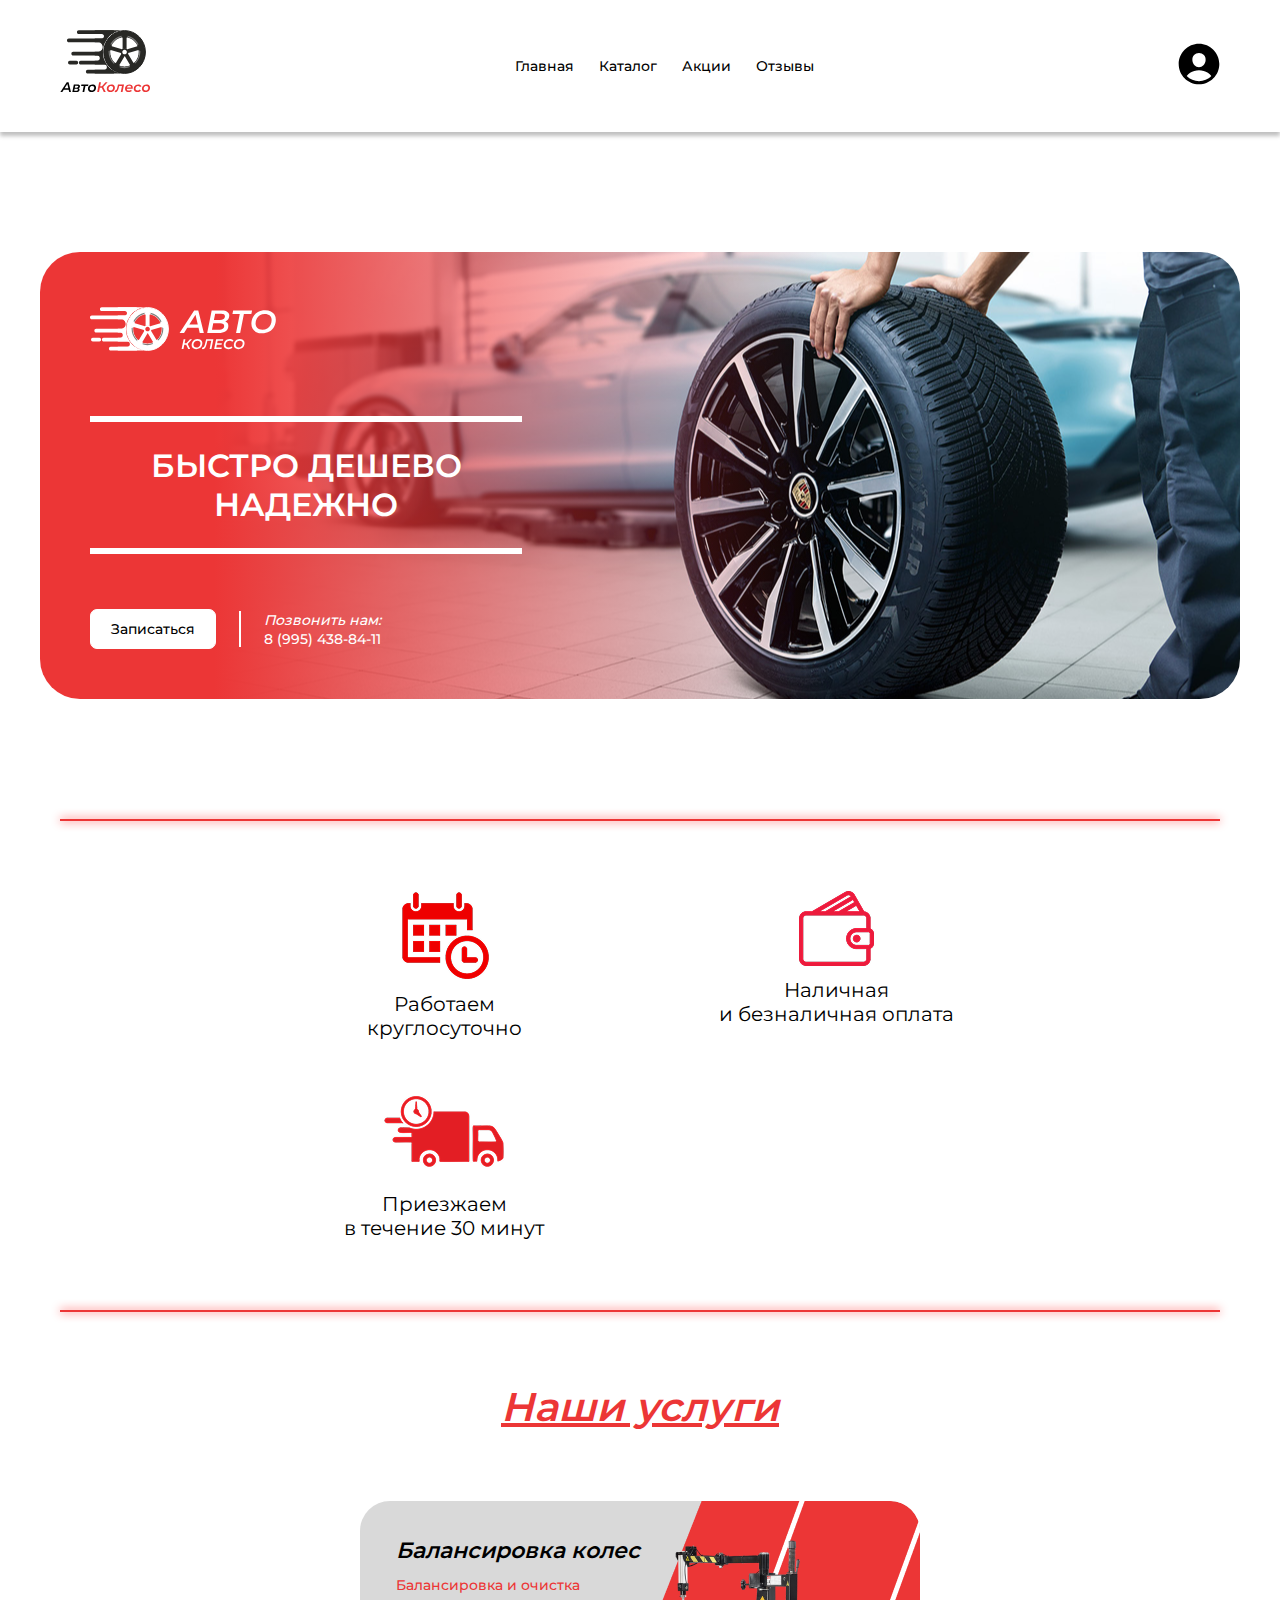
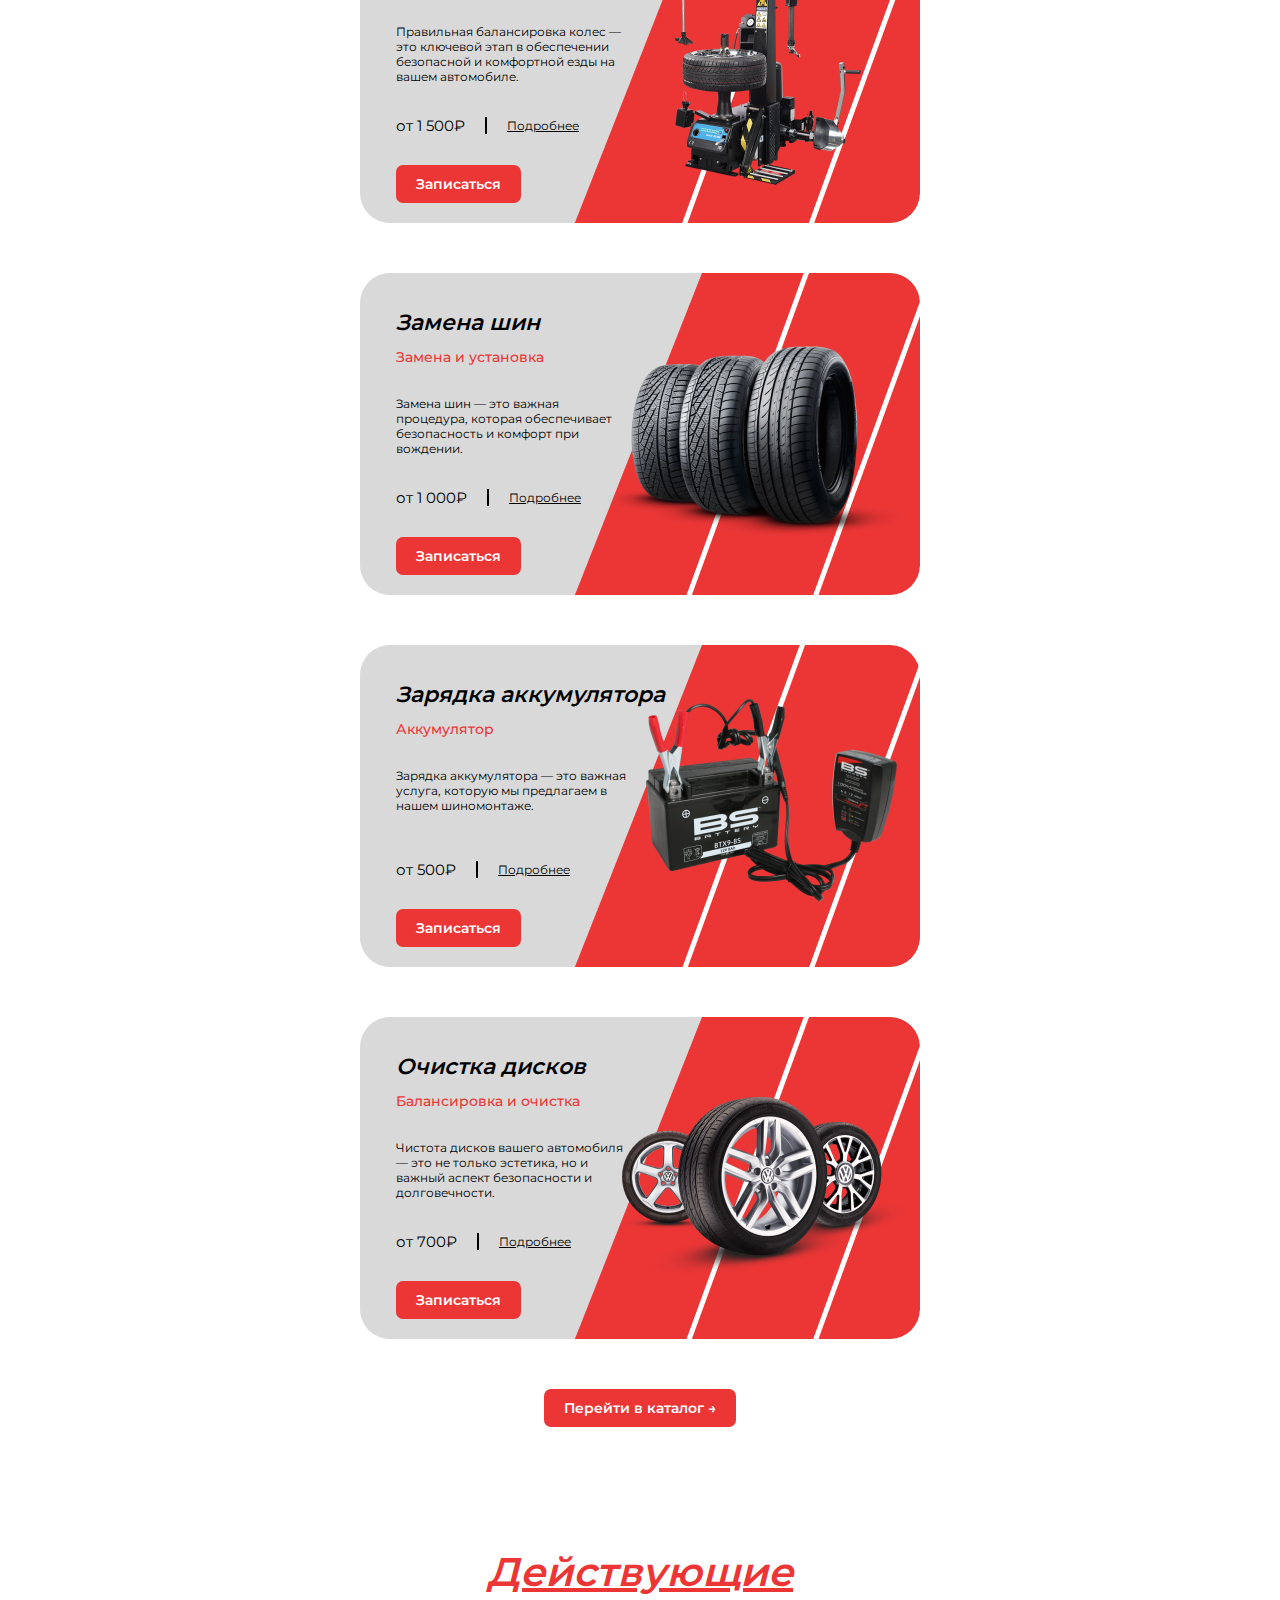
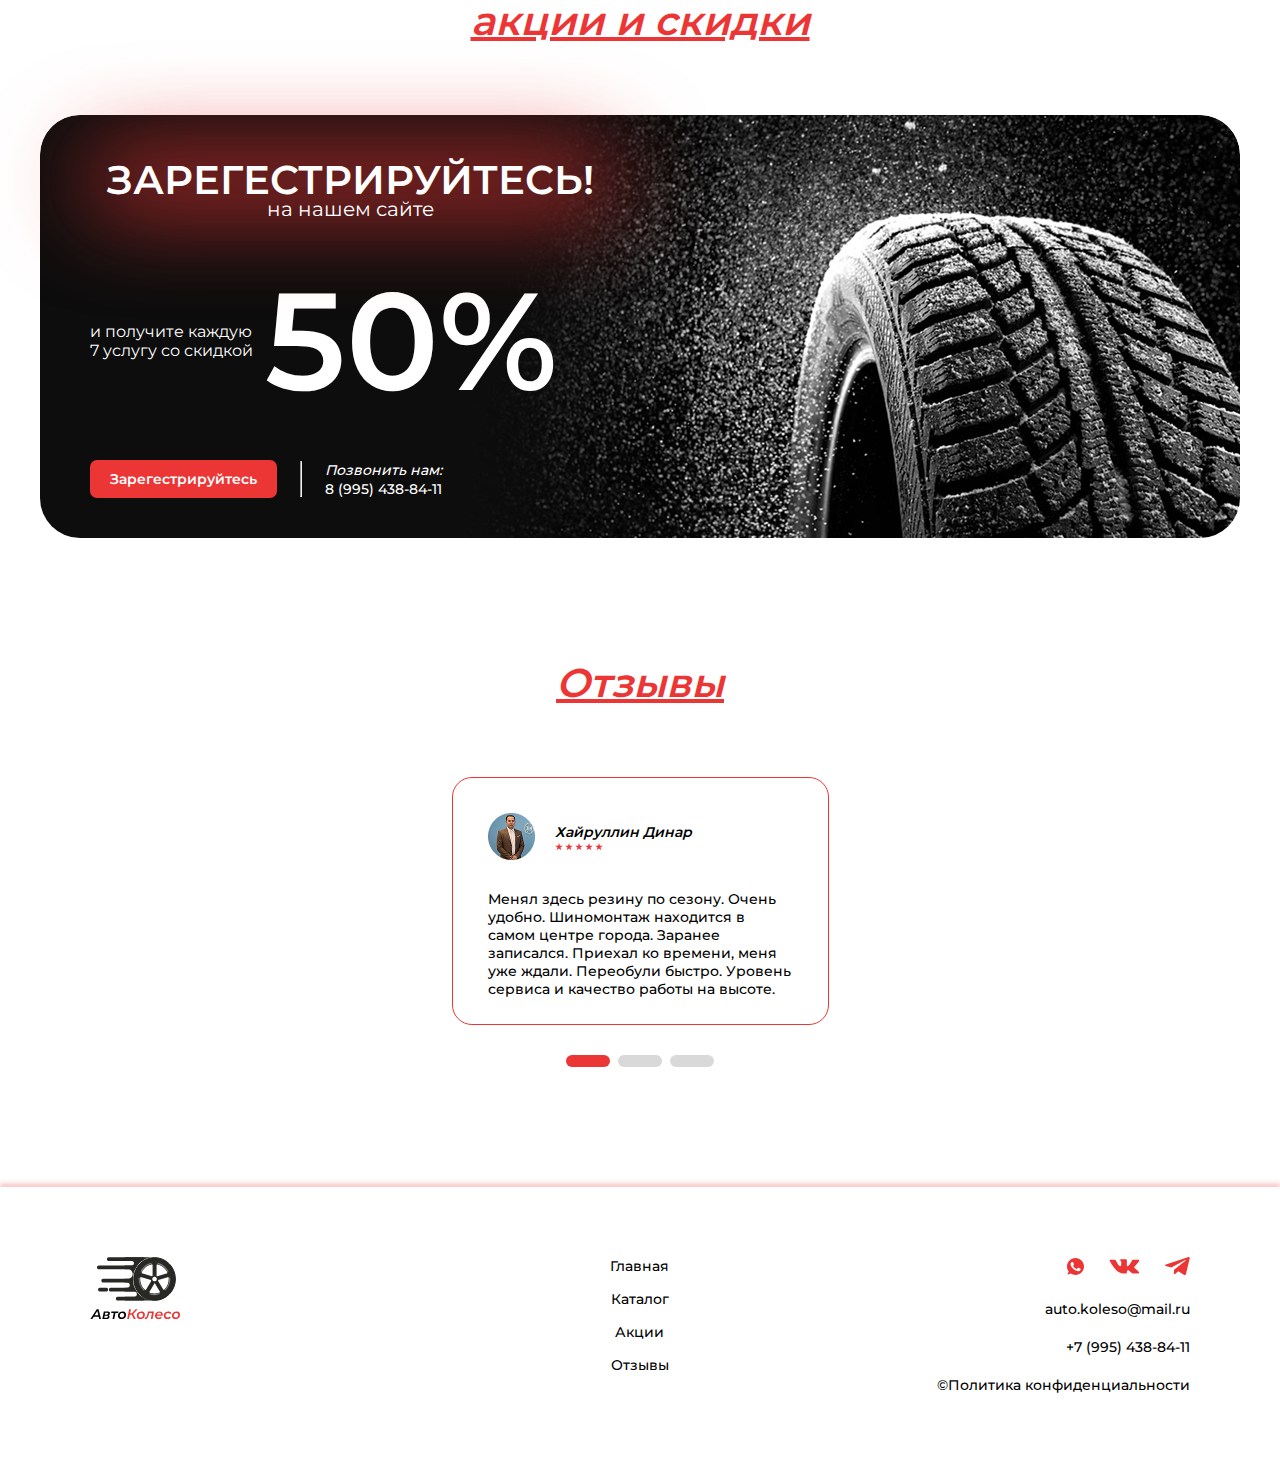
<file: index.html>
<!DOCTYPE html>
<html lang="ru">

<head>
    <meta charset="UTF-8">
    <meta name="viewport" content="width=device-width, initial-scale=1.0">
    <title>АвтоКолесо</title>
    <link rel="stylesheet" href="assets/css/style.css">
    <link rel="shortcut icon" href="assets/img/header/favicon.svg" type="image/x-icon">
</head>

<body>
    <!-- header start -->
    <header>
        <div class="header-content container">
            <input type="checkbox" name="burger" id="burger">
            <label for="burger">
                <span class="icon"></span>
            </label>
            <a href="#"><img src="assets/img/header/logo.svg" alt=""></a>
            <nav>
                <a href="#">Главная</a>
                <a href="catalog.html">Каталог</a>
                <a href="#promotion">Акции</a>
                <a href="#reviews">Отзывы</a>
            </nav>
            <a href="autorization.html" class="btn-autoreg">
                <svg width="42" height="42" viewBox="0 0 42 42" fill="none" xmlns="http://www.w3.org/2000/svg">
                    <path
                        d="M21 0.6875C9.7998 0.6875 0.6875 9.7998 0.6875 21C0.6875 32.2002 9.7998 41.3125 21 41.3125C32.2002 41.3125 41.3125 32.2002 41.3125 21C41.3125 9.7998 32.2002 0.6875 21 0.6875ZM16.0957 12.0957C17.333 10.7842 19.0742 10.0625 21 10.0625C22.9258 10.0625 24.6514 10.7891 25.8936 12.1074C27.1523 13.4434 27.7646 15.2383 27.6201 17.168C27.3311 21 24.3623 24.125 21 24.125C17.6377 24.125 14.6631 21 14.3799 17.167C14.2363 15.2217 14.8477 13.4209 16.0957 12.0957ZM21 38.1875C18.7055 38.189 16.4341 37.7297 14.3205 36.8369C12.2069 35.9442 10.294 34.6361 8.69531 32.9902C9.61088 31.6845 10.7775 30.5744 12.127 29.7246C14.6162 28.1289 17.7666 27.25 21 27.25C24.2334 27.25 27.3838 28.1289 29.8701 29.7246C31.2206 30.574 32.3883 31.6842 33.3047 32.9902C31.7062 34.6363 29.7934 35.9445 27.6797 36.8373C25.566 37.7301 23.2945 38.1892 21 38.1875Z" />
                </svg></a>
        </div>
    </header>
    <!-- banner start -->
    <main>
        <div class="banner container">
            <div class="banner-left">
                <a href="#"><img src="assets/img/banner/logo-w.svg" alt=""></a>
                <div class="banner-text">
                    <hr>
                    <h1>Быстро дешево<br>надежно</h1>
                    <hr>
                </div>
                <div class="banner-contact">
                    <a href="catalog.html" class="btn-w">Записаться</a>
                    <hr>
                    <div class="contact-r">
                        <p>Позвонить нам:</p>
                        <a href="tel:8 (995) 438-84-11">8 (995) 438-84-11</a>
                    </div>
                </div>
            </div>
        </div>
    </main>

    <!-- advantage start -->
    <div class="advantage mt-120">
        <div class="advantage-content container">
            <hr>
            <div class="advantage-catalog">
                <div class="advantage-item">
                    <img src="assets/img/advantage/image1.png" alt="">
                    <p>Работаем<br>круглосуточно</p>
                </div>
                <div class="advantage-item">
                    <img src="assets/img/advantage/image2.png" alt="">
                    <p>Наличная<br> и безналичная оплата</p>
                </div>
                <div class="advantage-item">
                    <img src="assets/img/advantage/image3.png" alt="">
                    <p>Приезжаем<br>в течение 30 минут</p>
                </div>
            </div>
            <hr>
        </div>
    </div>

    <!-- catalog start -->
    <div class="catalog mt-120">
        <h2>Наши услуги</h2>
        <div class="catalog-content container">
            <div id="openModal" class="modal">
                <div class="modal-dialog">
                    <div class="modal-content">
                        <div class="modal-header">
                            <h3 class="modal-title">Название</h3>
                            <a href="#close" title="Close" class="close">×</a>
                        </div>
                        <div class="modal-body">
                            <h5>Записаться</h5>
                            <div class="form-for-buy">
                                <label for="avto">Введите марку автомобиля:</label><br>
                                <input type="text" name="avto" id="" placeholder="Марка автомобиля"><br>
                                <label for="time">Выберите время:</label><br>
                                <select name="time" id="">
                                    <option>ПН 09:00</option>
                                    <option>ВТ 10:00</option>
                                    <option>СР 11:00</option>
                                    <option>ЧТ 12:00</option>
                                    <option>ПТ 13:00</option>
                                </select><br>
                                <div class="form-for-buy-btn">
                                    <a href="#" class="btn-r">Записаться</a>
                                </div>
                            </div>
                        </div>
                    </div>
                </div>
            </div>

            <div class="item">
                <div class="item-l">
                    <div class="title-item">
                        <h4>Балансировка колес</h4>
                        <p>Балансировка и очистка</p>
                    </div>
                    <p class="item-description">Правильная балансировка колес — это ключевой этап в обеспечении
                        безопасной и комфортной езды на
                        вашем автомобиле.</p>
                    <div class="sale">
                        <p>от 1 500₽</p>
                        <hr>
                        <a href="productpage.html">Подробнее</a>
                    </div>
                    <a href="#openModal" class="btn-r btn-adaptate">Записаться</a>
                </div>
            </div>
            <div class="item2">
                <div class="item-l">
                    <div class="title-item">
                        <h4>Замена шин</h4>
                        <p>Замена и установка</p>
                    </div>
                    <p class="item-description">Замена шин — это важная процедура, которая обеспечивает безопасность
                        и
                        комфорт при вождении.</p>
                    <div class="sale">
                        <p>от 1 000₽</p>
                        <hr>
                        <a href="productpage.html">Подробнее</a>
                    </div>
                    <a href="#openModal" class="btn-r btn-adaptate">Записаться</a>
                </div>
            </div>
            <div class="item3">
                <div class="item-l">
                    <div class="title-item">
                        <h4>Зарядка аккумулятора</h4>
                        <p>Аккумулятор</p>
                    </div>
                    <p class="item-description">Зарядка аккумулятора — это важная услуга, которую мы предлагаем в
                        нашем
                        шиномонтаже.</p>
                    <div class="sale">
                        <p>от 500₽</p>
                        <hr>
                        <a href="productpage.html">Подробнее</a>
                    </div>
                    <a href="#openModal" class="btn-r btn-adaptate">Записаться</a>
                </div>
            </div>
            <div class="item4">
                <div class="item-l">
                    <div class="title-item">
                        <h4>Очистка дисков</h4>
                        <p>Балансировка и очистка</p>
                    </div>
                    <p class="item-description">Чистота дисков вашего автомобиля — это не только эстетика, но и
                        важный
                        аспект безопасности и долговечности.</p>
                    <div class="sale">
                        <p>от 700₽</p>
                        <hr>
                        <a href="productpage.html">Подробнее</a>
                    </div>
                    <a href="#openModal" class="btn-r btn-adaptate">Записаться</a>
                </div>
            </div>
        </div>
        <div class="cat-btn">
            <a href="catalog.html" class="btn-r">Перейти в каталог →</a>
        </div>
    </div>

    <!-- promotion start -->
    <div class="promotion mt-120" id="promotion">
        <h2>Действующие<br>
            акции и скидки</h2>
        <div class="promotion-content container">
            <div class="promotion-l">
                <div class="promotion-title">
                    <div class="blur"></div>
                    <h2>ЗАРЕГЕСТРИРУЙТЕСЬ!</h2>
                    <p>на нашем сайте</p>
                </div>
                <div class="promotion-description">
                    <p>и получите каждую<br>7 услугу со скидкой</p>
                    <h2>50%</h2>
                </div>
                <div class="promotion-buy">
                    <a href="registration.html" class="btn-r">Зарегестрируйтесь</a>
                    <hr>
                    <div class="contact-r">
                        <p>Позвонить нам:</p>
                        <a href="tel:8 (995) 438-84-11">8 (995) 438-84-11</a>
                    </div>
                </div>
            </div>
        </div>
    </div>

    <!-- reviews start -->
    <div class="reviews mt-120" id="reviews">
        <h2>Отзывы</h2>
        <div class="reviews-content container">
            <div class="review-item">
                <div class="review-title">
                    <img src="assets/img/reviews/image.png" alt="" class="avatar">
                    <div class="review-name">
                        <h6>Хайруллин Динар</h6>
                        <div class="stars">
                            <img src="assets/img/reviews/star.svg" alt="">
                            <img src="assets/img/reviews/star.svg" alt="">
                            <img src="assets/img/reviews/star.svg" alt="">
                            <img src="assets/img/reviews/star.svg" alt="">
                            <img src="assets/img/reviews/star.svg" alt="">
                        </div>
                    </div>
                </div>
                <p>Менял здесь резину по сезону. Очень удобно. Шиномонтаж находится в самом центре города. Заранее
                    записался. Приехал ко времени, меня уже ждали. Переобули быстро. Уровень сервиса и качество
                    работы
                    на высоте.</p>
            </div>
            <div class="review-none">
                <div class="review-title">
                    <img src="assets/img/reviews/image2.png" alt="" class="avatar">
                    <div class="review-name">
                        <h6>Ясавиев Алмаз</h6>
                        <div class="stars">
                            <img src="assets/img/reviews/star.svg" alt="">
                            <img src="assets/img/reviews/star.svg" alt="">
                            <img src="assets/img/reviews/star.svg" alt="">
                            <img src="assets/img/reviews/star.svg" alt="">
                            <img src="assets/img/reviews/star2.svg" alt="">
                        </div>
                    </div>
                </div>
                <p>Заезжал сюда на шиномонтаж, т.к после 110км было легкое биение, проблему устранили установкой
                    новых
                    металлических колец, цена вопроса 800р. Ребятам спасибо</p>
            </div>
            <div class="review-none">
                <div class="review-title">
                    <img src="assets/img/reviews/image3.png" alt="" class="avatar">
                    <div class="review-name">
                        <h6>Хадиев Рустем</h6>
                        <div class="stars">
                            <img src="assets/img/reviews/star.svg" alt="">
                            <img src="assets/img/reviews/star.svg" alt="">
                            <img src="assets/img/reviews/star.svg" alt="">
                            <img src="assets/img/reviews/star.svg" alt="">
                            <img src="assets/img/reviews/star2.svg" alt="">
                        </div>
                    </div>
                </div>
                <p>Второй год приезжаю сюда на перекидку, без очередей, без разводняка, все быстро и по делу, а
                    главное
                    по записи, в этот раз перекинули все за 35 минут, ради интереса специально время засек.</p>
            </div>
        </div>
        <div class="rectangles">
            <div class="rectangle1"></div>
            <div class="rectangle"></div>
            <div class="rectangle"></div>
        </div>
    </div>

    <!-- footer start -->
    <footer class="mt-120">
        <div class="footer-content container">
            <a href="#"><img src="assets/img/header/logo.svg" alt=""></a>
            <nav>
                <a href="#">Главная</a>
                <a href="catalog.html">Каталог</a>
                <a href="#promotion">Акции</a>
                <a href="#reviews">Отзывы</a>
            </nav>
            <div class="footer-contacts">
                <div class="footer-icon">
                    <a href="https://www.whatsapp.com/?lang=ru_RU"><img src="assets/img/footer/whatsapp.svg" alt=""></a>
                    <a href="https://vk.com/"><img src="assets/img/footer/vk.svg" alt=""></a>
                    <a href="https://web.telegram.org/k/"><img src="assets/img/footer/tg.svg" alt=""></a>
                </div>
                <a href="mailto:auto.koleso@mail.ru">auto.koleso@mail.ru</a>
                <a href="tel:+7 (995) 438-84-11">+7 (995) 438-84-11</a>
                <p>©Политика конфиденциальности</p>
            </div>
        </div>
    </footer>
</body>

</html>
</file>
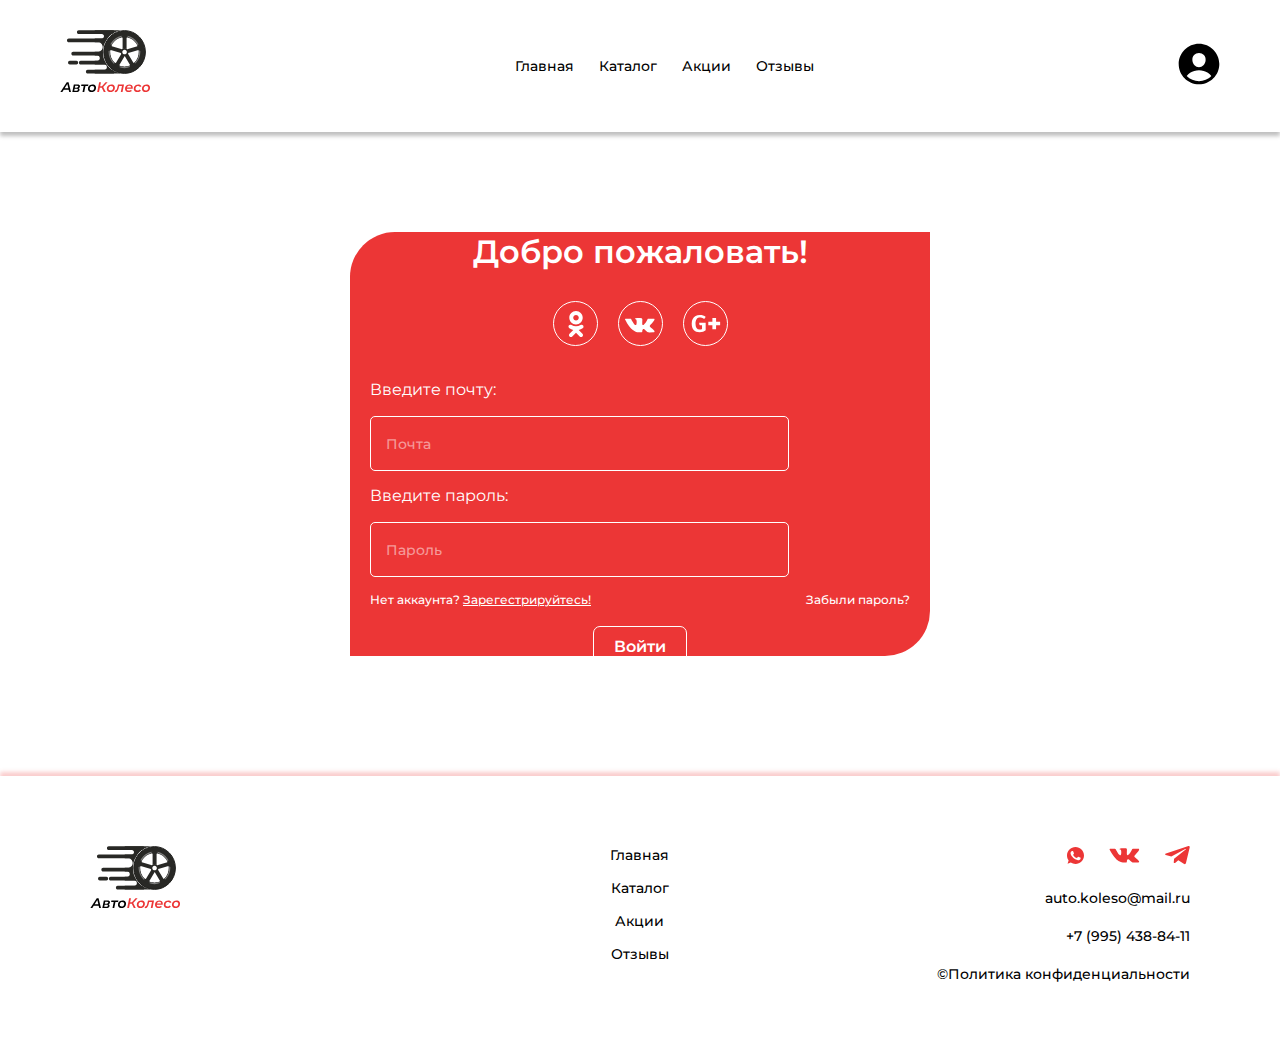
<file: autorization.html>
<!DOCTYPE html>
<html lang="ru">

<head>
    <meta charset="UTF-8">
    <meta name="viewport" content="width=device-width, initial-scale=1.0">
    <title>АвтоКолесо</title>
    <link rel="stylesheet" href="assets/css/style.css">
    <link rel="shortcut icon" href="assets/img/header/favicon.svg" type="image/x-icon">
</head>

<body>
    <!-- header start -->
    <header>
        <div class="header-content container">
            <a href="index.html"><img src="assets/img/header/logo.svg" alt=""></a>
            <nav>
                <a href="index.html">Главная</a>
                <a href="catalog.html">Каталог</a>
                <a href="index.html#promotion">Акции</a>
                <a href="index.#reviews">Отзывы</a>
            </nav>
            <a href="autorization.html" class="btn-autoreg">
                <svg width="42" height="42" viewBox="0 0 42 42" fill="none" xmlns="http://www.w3.org/2000/svg">
                    <path
                        d="M21 0.6875C9.7998 0.6875 0.6875 9.7998 0.6875 21C0.6875 32.2002 9.7998 41.3125 21 41.3125C32.2002 41.3125 41.3125 32.2002 41.3125 21C41.3125 9.7998 32.2002 0.6875 21 0.6875ZM16.0957 12.0957C17.333 10.7842 19.0742 10.0625 21 10.0625C22.9258 10.0625 24.6514 10.7891 25.8936 12.1074C27.1523 13.4434 27.7646 15.2383 27.6201 17.168C27.3311 21 24.3623 24.125 21 24.125C17.6377 24.125 14.6631 21 14.3799 17.167C14.2363 15.2217 14.8477 13.4209 16.0957 12.0957ZM21 38.1875C18.7055 38.189 16.4341 37.7297 14.3205 36.8369C12.2069 35.9442 10.294 34.6361 8.69531 32.9902C9.61088 31.6845 10.7775 30.5744 12.127 29.7246C14.6162 28.1289 17.7666 27.25 21 27.25C24.2334 27.25 27.3838 28.1289 29.8701 29.7246C31.2206 30.574 32.3883 31.6842 33.3047 32.9902C31.7062 34.6363 29.7934 35.9445 27.6797 36.8373C25.566 37.7301 23.2945 38.1892 21 38.1875Z" />
                </svg></a>
        </div>
    </header>

    <!-- registration start -->
    <div class="autorization">
        <div class="autorization-content container">
            <h3>Добро пожаловать!</h3>
            <div class="autor-img">
                <a href="https://ok.ru/"><img src="assets/img/autorization/ok.svg" alt=""></a>
                <a href="https://vk.com/"><img src="assets/img/autorization/vk.svg" alt=""></a>
                <a href="https://www.google.ru/?hl=ru"><img src="assets/img/autorization/g.svg" alt=""></a>
            </div>
            <div class="autor-form">
                <label for="email">Введите почту:</label><br>
                <input type="text" name="email" placeholder="Почта"><br>
                <label for="password">Введите пароль:</label><br>
                <input type="password" name="password" placeholder="Пароль">
                <div class="questions">
                    <p>Нет аккаунта? <a href="registration.html" class="reg">Зарегестрируйтесь!</a></p>
                    <a href="#">Забыли пароль?</a>
                </div>
            </div>
            <div class="autoreg-btn">
                <a href="#" class="btn-wb">Войти</a>
            </div>
        </div>
    </div>

    <!-- footer start -->
    <footer class="mt-120">
        <div class="footer-content container">
            <a href="index.html"><img src="assets/img/header/logo.svg" alt=""></a>
            <nav>
                <a href="index.html">Главная</a>
                <a href="catalog.html">Каталог</a>
                <a href="index.html#promotion">Акции</a>
                <a href="index.#reviews">Отзывы</a>
            </nav>
            <div class="footer-contacts">
                <div class="footer-icon">
                    <a href="https://www.whatsapp.com/?lang=ru_RU"><img src="assets/img/footer/whatsapp.svg" alt=""></a>
                    <a href="https://vk.com/"><img src="assets/img/footer/vk.svg" alt=""></a>
                    <a href="https://web.telegram.org/k/"><img src="assets/img/footer/tg.svg" alt=""></a>
                </div>
                <a href="mailto:auto.koleso@mail.ru">auto.koleso@mail.ru</a>
                <a href="tel:+7 (995) 438-84-11">+7 (995) 438-84-11</a>
                <p>©Политика конфиденциальности</p>
            </div>
        </div>
    </footer>
</body>

</html>
</file>
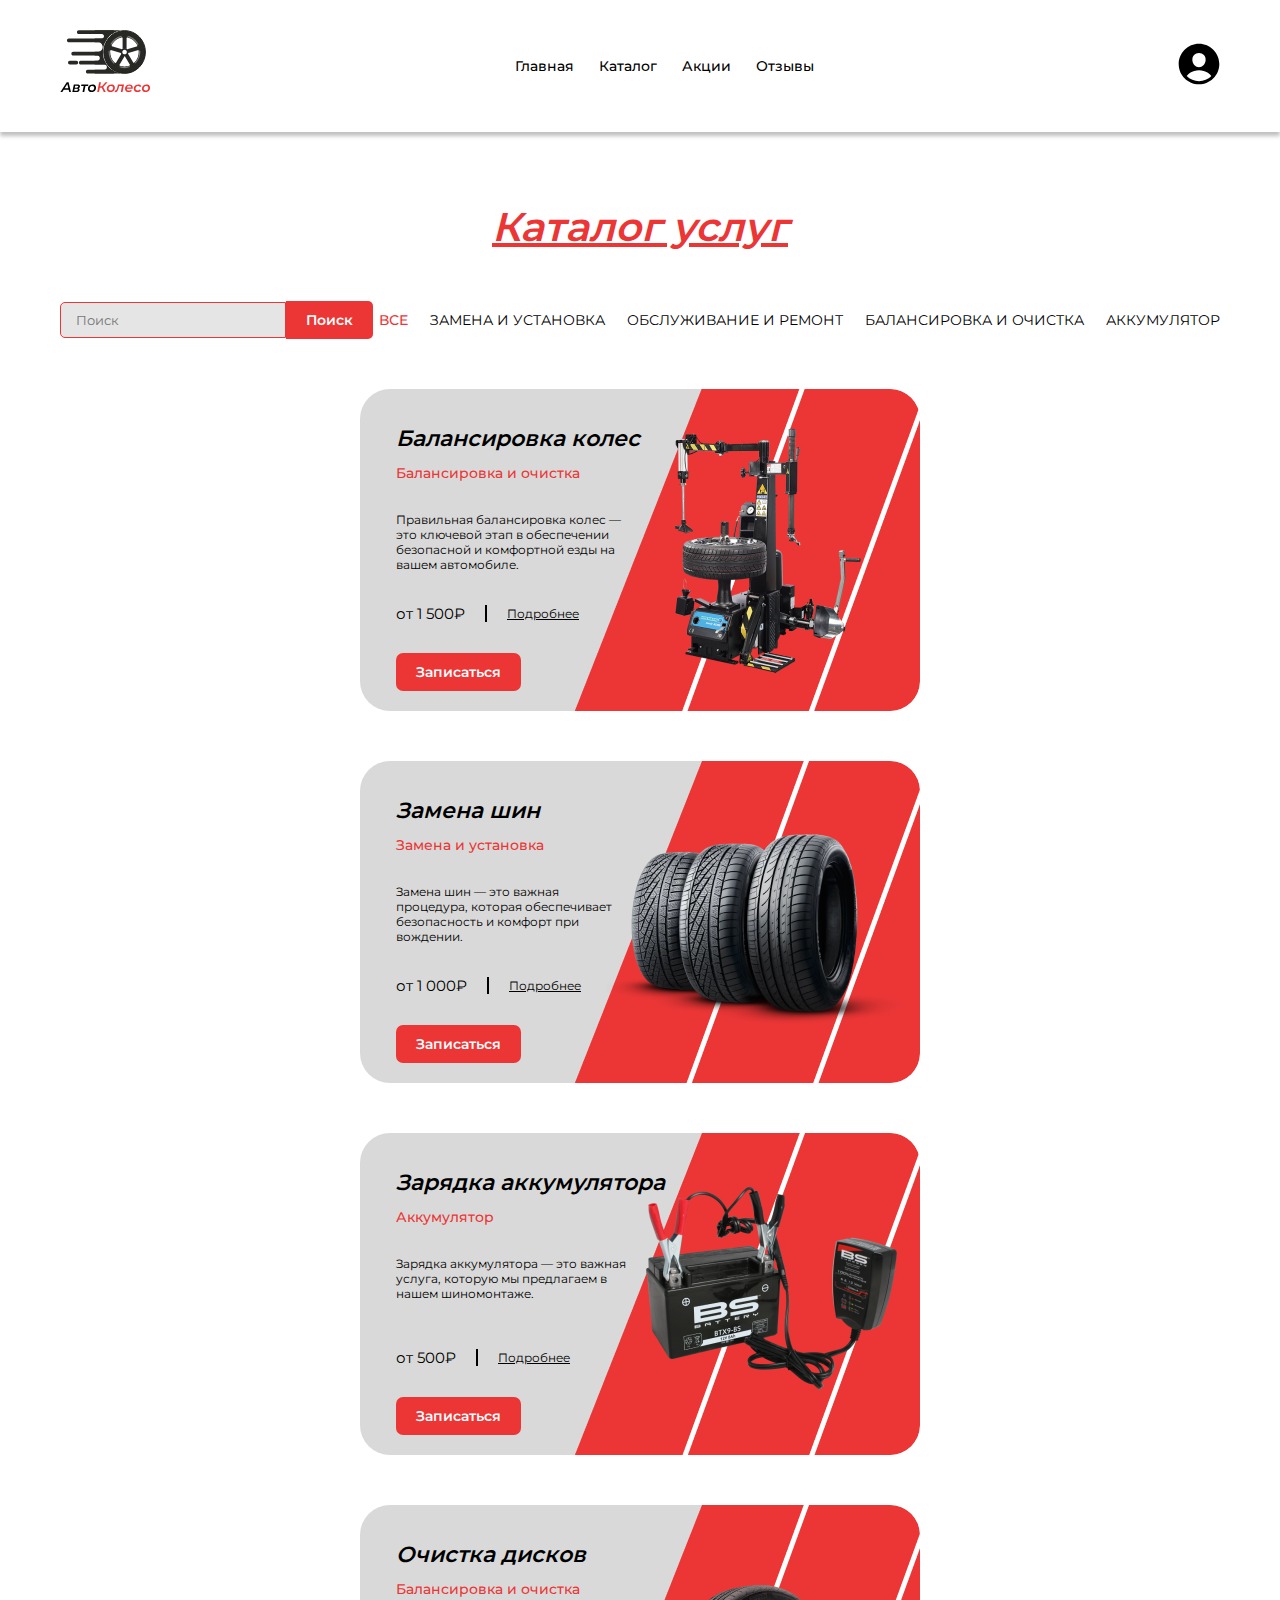
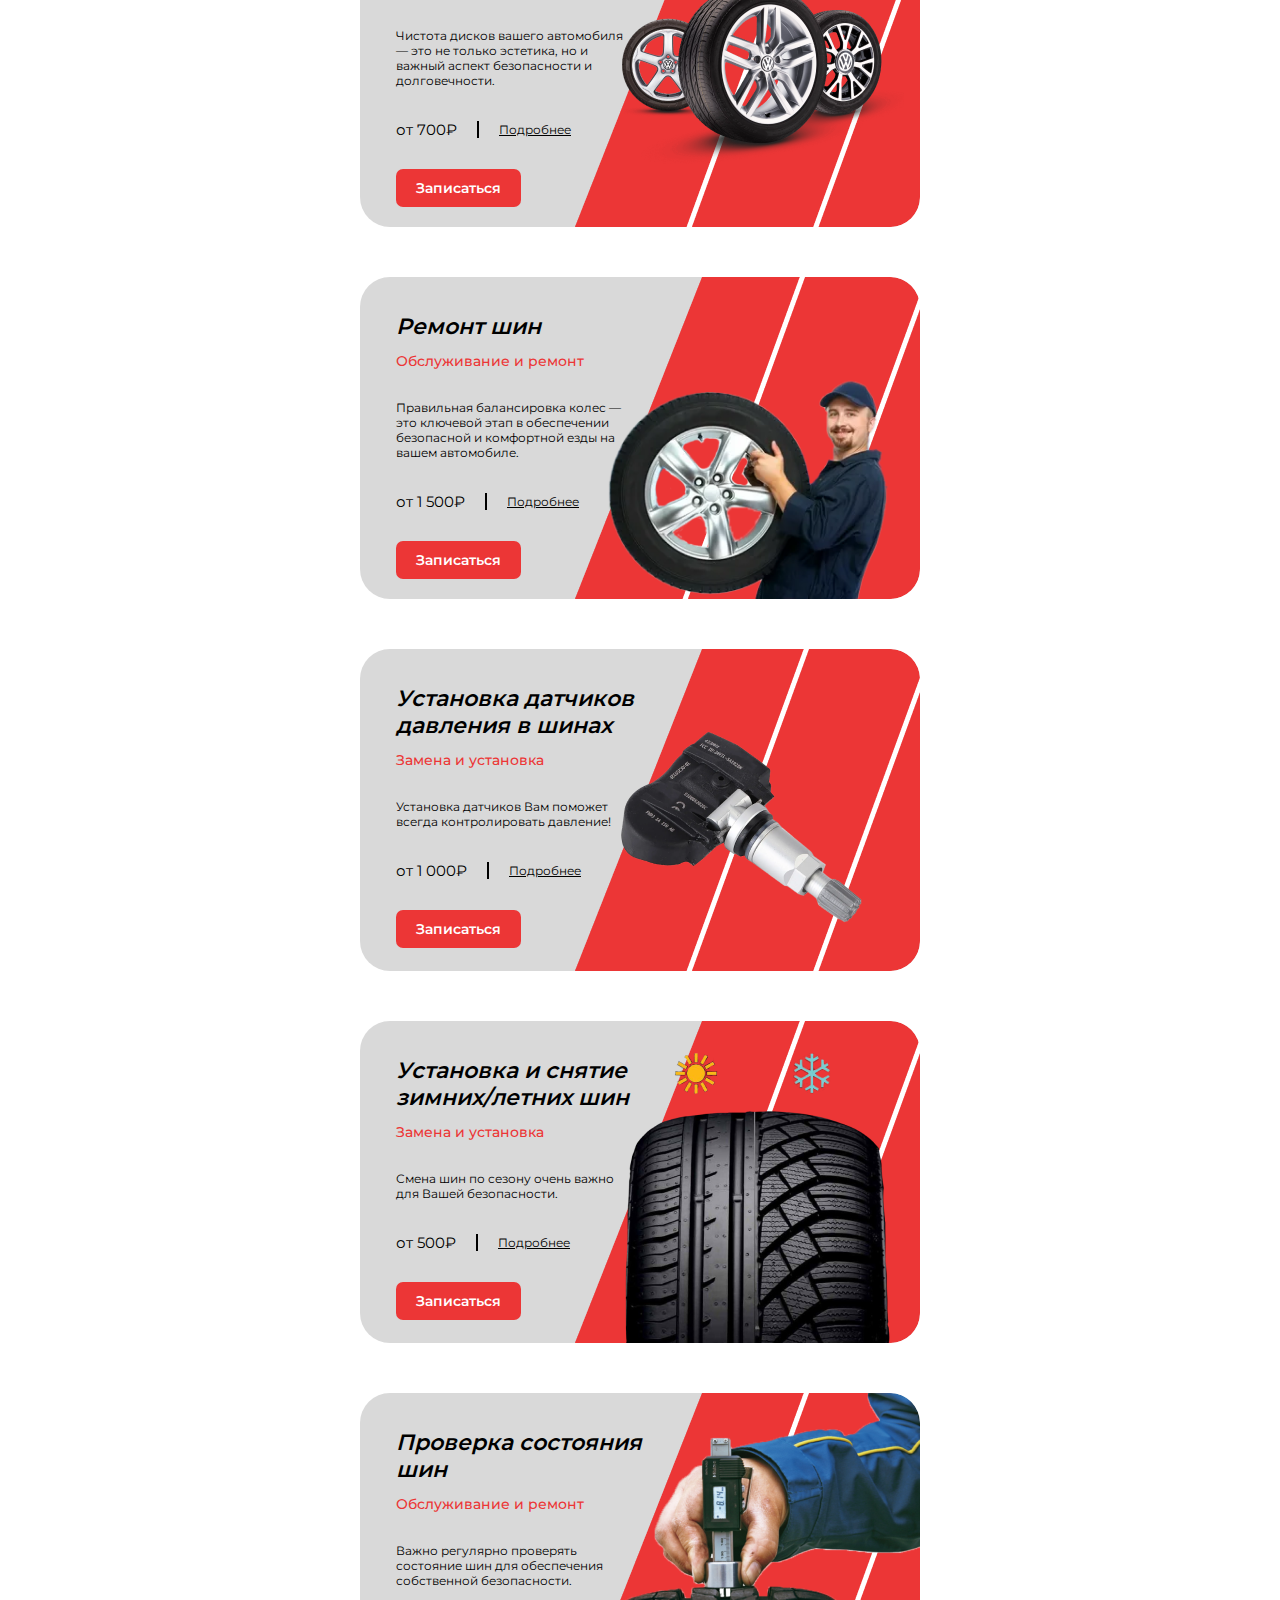
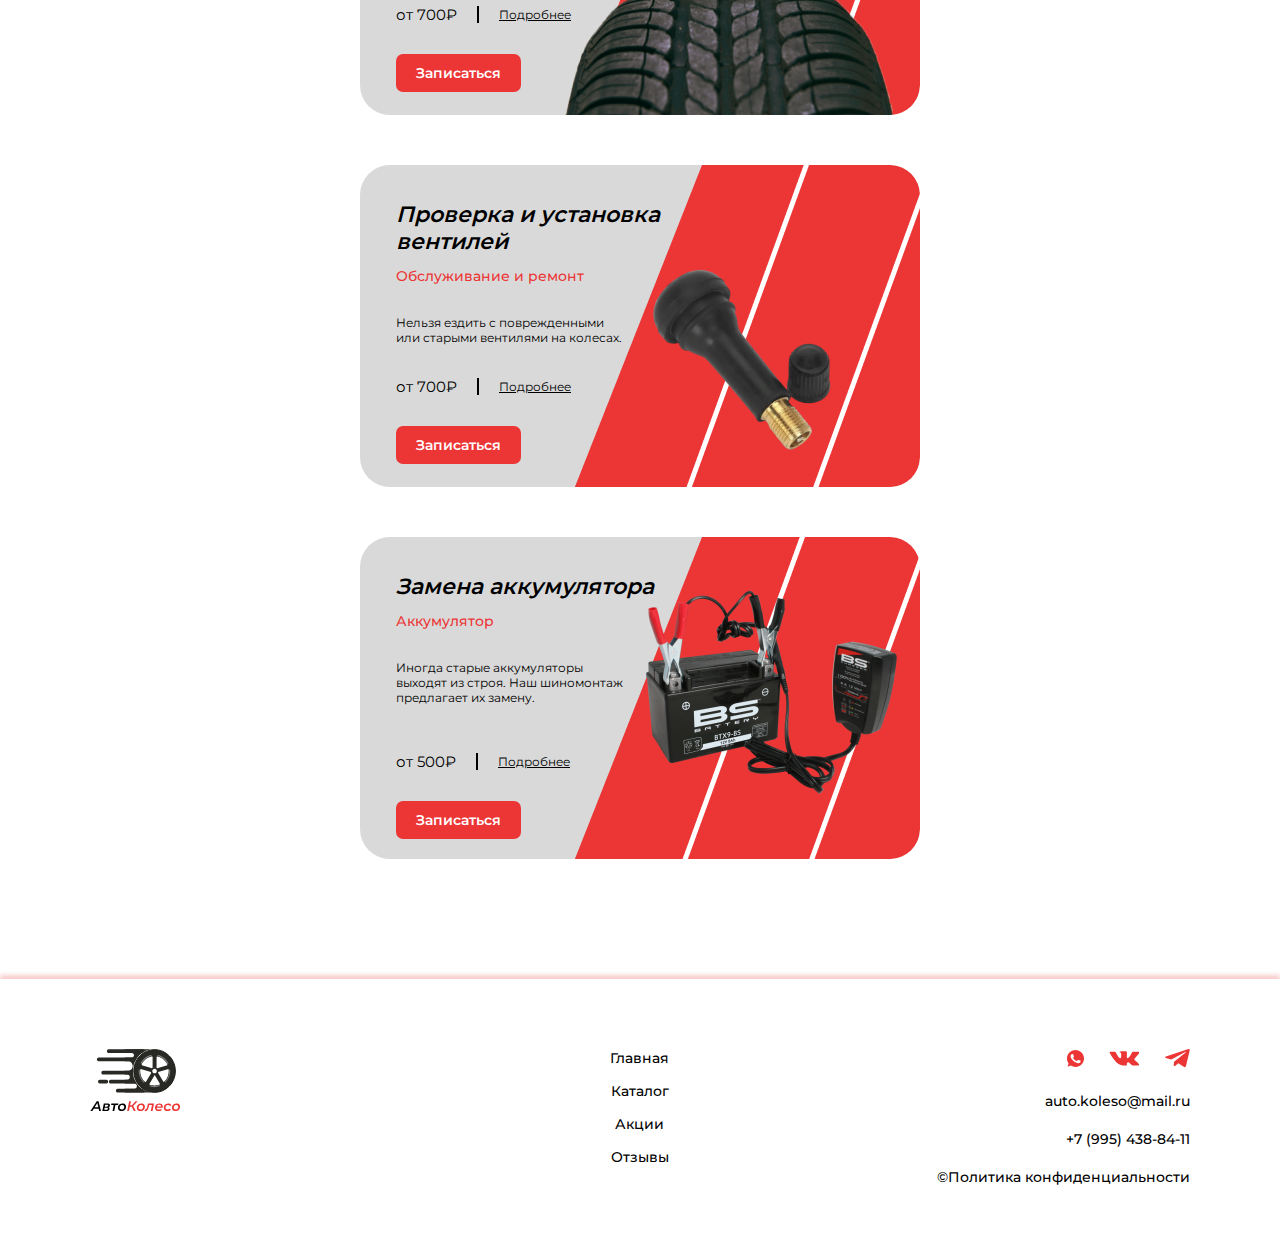
<file: catalog.html>
<!DOCTYPE html>
<html lang="ru">

<head>
    <meta charset="UTF-8">
    <meta name="viewport" content="width=device-width, initial-scale=1.0">
    <title>АвтоКолесо</title>
    <link rel="stylesheet" href="assets/css/style.css">
    <link rel="shortcut icon" href="assets/img/header/favicon.svg" type="image/x-icon">
</head>

<body>
    <!-- header start -->
    <header>
        <div class="header-content container">
            <a href="index.html"><img src="assets/img/header/logo.svg" alt=""></a>
            <nav>
                <a href="index.html">Главная</a>
                <a href="#">Каталог</a>
                <a href="index.html#promotion">Акции</a>
                <a href="index.html#reviews">Отзывы</a>
            </nav>
            <a href="autorization.html" class="btn-autoreg">
                <svg width="42" height="42" viewBox="0 0 42 42" fill="none" xmlns="http://www.w3.org/2000/svg">
                    <path
                        d="M21 0.6875C9.7998 0.6875 0.6875 9.7998 0.6875 21C0.6875 32.2002 9.7998 41.3125 21 41.3125C32.2002 41.3125 41.3125 32.2002 41.3125 21C41.3125 9.7998 32.2002 0.6875 21 0.6875ZM16.0957 12.0957C17.333 10.7842 19.0742 10.0625 21 10.0625C22.9258 10.0625 24.6514 10.7891 25.8936 12.1074C27.1523 13.4434 27.7646 15.2383 27.6201 17.168C27.3311 21 24.3623 24.125 21 24.125C17.6377 24.125 14.6631 21 14.3799 17.167C14.2363 15.2217 14.8477 13.4209 16.0957 12.0957ZM21 38.1875C18.7055 38.189 16.4341 37.7297 14.3205 36.8369C12.2069 35.9442 10.294 34.6361 8.69531 32.9902C9.61088 31.6845 10.7775 30.5744 12.127 29.7246C14.6162 28.1289 17.7666 27.25 21 27.25C24.2334 27.25 27.3838 28.1289 29.8701 29.7246C31.2206 30.574 32.3883 31.6842 33.3047 32.9902C31.7062 34.6363 29.7934 35.9445 27.6797 36.8373C25.566 37.7301 23.2945 38.1892 21 38.1875Z" />
                </svg></a>
        </div>
    </header>
    <!-- catalog start -->
    <div class="catalog">
        <h2>Каталог услуг</h2>
        <div class="container">
            <div id="openModal" class="modal">
                <div class="modal-dialog">
                    <div class="modal-content">
                        <div class="modal-header">
                            <h3 class="modal-title">Название</h3>
                            <a href="#close" title="Close" class="close">×</a>
                        </div>
                        <div class="modal-body">
                            <h5>Записаться</h5>
                            <div class="form-for-buy">
                                <label for="avto">Введите марку автомобиля:</label><br>
                                <input type="text" name="avto" id="" placeholder="Марка автомобиля"><br>
                                <label for="time">Выберите время:</label><br>
                                <select name="time" id="">
                                    <option>ПН 09:00</option>
                                    <option>ВТ 10:00</option>
                                    <option>СР 11:00</option>
                                    <option>ЧТ 12:00</option>
                                    <option>ПТ 13:00</option>
                                </select><br>
                                <div class="form-for-buy-btn">
                                    <a href="#" class="btn-r">Записаться</a>
                                </div>
                            </div>
                        </div>
                    </div>
                </div>
            </div>



            <div class="catalog-search-and-category">
                <div class="search">
                    <input type="text" name="" id="" placeholder="Поиск">
                    <a href="#" class="btn-r">Поиск</a>
                </div>
                <div class="category">
                    <p class="red">все</p>
                    <p>Замена и установка</p>
                    <p>обслуживание и ремонт</p>
                    <p>балансировка и очистка</p>
                    <p>аккумулятор</p>
                </div>
            </div>
        </div>
        <div class="catalog-content container">
            <div class="item">
                <div class="item-l">
                    <div class="title-item">
                        <h4>Балансировка колес</h4>
                        <p>Балансировка и очистка</p>
                    </div>
                    <p class="item-description">Правильная балансировка колес — это ключевой этап в обеспечении
                        безопасной и комфортной езды на
                        вашем автомобиле.</p>
                    <div class="sale">
                        <p>от 1 500₽</p>
                        <hr>
                        <a href="productpage.html">Подробнее</a>
                    </div>
                    <a href="#openModal" class="btn-r">Записаться</a>
                </div>
            </div>
            <div class="item2">
                <div class="item-l">
                    <div class="title-item">
                        <h4>Замена шин</h4>
                        <p>Замена и установка</p>
                    </div>
                    <p class="item-description">Замена шин — это важная процедура, которая обеспечивает безопасность и
                        комфорт при вождении.</p>
                    <div class="sale">
                        <p>от 1 000₽</p>
                        <hr>
                        <a href="productpage.html">Подробнее</a>
                    </div>
                    <a href="#openModal" class="btn-r">Записаться</a>
                </div>
            </div>
            <div class="item3">
                <div class="item-l">
                    <div class="title-item">
                        <h4>Зарядка аккумулятора</h4>
                        <p>Аккумулятор</p>
                    </div>
                    <p class="item-description">Зарядка аккумулятора — это важная услуга, которую мы предлагаем в нашем
                        шиномонтаже.</p>
                    <div class="sale">
                        <p>от 500₽</p>
                        <hr>
                        <a href="productpage.html">Подробнее</a>
                    </div>
                    <a href="#openModal" class="btn-r">Записаться</a>
                </div>
            </div>
            <div class="item4">
                <div class="item-l">
                    <div class="title-item">
                        <h4>Очистка дисков</h4>
                        <p>Балансировка и очистка</p>
                    </div>
                    <p class="item-description">Чистота дисков вашего автомобиля — это не только эстетика, но и важный
                        аспект безопасности и долговечности.</p>
                    <div class="sale">
                        <p>от 700₽</p>
                        <hr>
                        <a href="productpage.html">Подробнее</a>
                    </div>
                    <a href="#openModal" class="btn-r">Записаться</a>
                </div>
            </div>
            <div class="item5">
                <div class="item-l">
                    <div class="title-item">
                        <h4>Ремонт шин</h4>
                        <p>Обслуживание и ремонт</p>
                    </div>
                    <p class="item-description">Правильная балансировка колес — это ключевой этап в обеспечении
                        безопасной и комфортной езды на вашем автомобиле.</p>
                    <div class="sale">
                        <p>от 1 500₽</p>
                        <hr>
                        <a href="productpage.html">Подробнее</a>
                    </div>
                    <a href="#openModal" class="btn-r">Записаться</a>
                </div>
            </div>
            <div class="item6">
                <div class="item-l">
                    <div class="title-item">
                        <h4>Установка датчиков давления в шинах</h4>
                        <p>Замена и установка</p>
                    </div>
                    <p class="item-description">Установка датчиков Вам поможет всегда контролировать давление!</p>
                    <div class="sale">
                        <p>от 1 000₽</p>
                        <hr>
                        <a href="productpage.html">Подробнее</a>
                    </div>
                    <a href="#openModal" class="btn-r">Записаться</a>
                </div>
            </div>
            <div class="item7">
                <div class="item-l">
                    <div class="title-item">
                        <h4>Установка и снятие зимних/летних шин</h4>
                        <p>Замена и установка</p>
                    </div>
                    <p class="item-description">Смена шин по сезону очень важно для Вашей безопасности.</p>
                    <div class="sale">
                        <p>от 500₽</p>
                        <hr>
                        <a href="productpage.html">Подробнее</a>
                    </div>
                    <a href="#openModal" class="btn-r">Записаться</a>
                </div>
            </div>
            <div class="item8">
                <div class="item-l">
                    <div class="title-item">
                        <h4>Проверка
                            состояния шин</h4>
                        <p>Обслуживание и ремонт</p>
                    </div>
                    <p class="item-description">Важно регулярно проверять состояние шин для обеспечения собственной
                        безопасности.</p>
                    <div class="sale">
                        <p>от 700₽</p>
                        <hr>
                        <a href="productpage.html">Подробнее</a>
                    </div>
                    <a href="#openModal" class="btn-r">Записаться</a>
                </div>
            </div>
            <div class="item9">
                <div class="item-l">
                    <div class="title-item">
                        <h4>Проверка и установка вентилей</h4>
                        <p>Обслуживание и ремонт</p>
                    </div>
                    <p class="item-description">Нельзя ездить с поврежденными
                        или старыми вентилями на колесах.</p>
                    <div class="sale">
                        <p>от 700₽</p>
                        <hr>
                        <a href="productpage.html">Подробнее</a>
                    </div>
                    <a href="#openModal" class="btn-r">Записаться</a>
                </div>
            </div>
            <div class="item10">
                <div class="item-l">
                    <div class="title-item">
                        <h4>Замена аккумулятора</h4>
                        <p>Аккумулятор</p>
                    </div>
                    <p class="item-description">Иногда старые аккумуляторы выходят из строя. Наш шиномонтаж предлагает
                        их замену.</p>
                    <div class="sale">
                        <p>от 500₽</p>
                        <hr>
                        <a href="productpage.html">Подробнее</a>
                    </div>
                    <a href="#openModal" class="btn-r">Записаться</a>
                </div>
            </div>
        </div>
    </div>
    <!-- footer start -->
    <footer class="mt-120">
        <div class="footer-content container">
            <a href="index.html"><img src="assets/img/header/logo.svg" alt=""></a>
            <nav>
                <a href="index.html">Главная</a>
                <a href="#">Каталог</a>
                <a href="index.html#promotion">Акции</a>
                <a href="index.html#reviews">Отзывы</a>
            </nav>
            <div class="footer-contacts">
                <div class="footer-icon">
                    <a href="https://www.whatsapp.com/?lang=ru_RU"><img src="assets/img/footer/whatsapp.svg" alt=""></a>
                    <a href="https://vk.com/"><img src="assets/img/footer/vk.svg" alt=""></a>
                    <a href="https://web.telegram.org/k/"><img src="assets/img/footer/tg.svg" alt=""></a>
                </div>
                <a href="mailto:auto.koleso@mail.ru">auto.koleso@mail.ru</a>
                <a href="tel:+7 (995) 438-84-11">+7 (995) 438-84-11</a>
                <p>©Политика конфиденциальности</p>
            </div>
        </div>
    </footer>
</body>

</html>
</file>
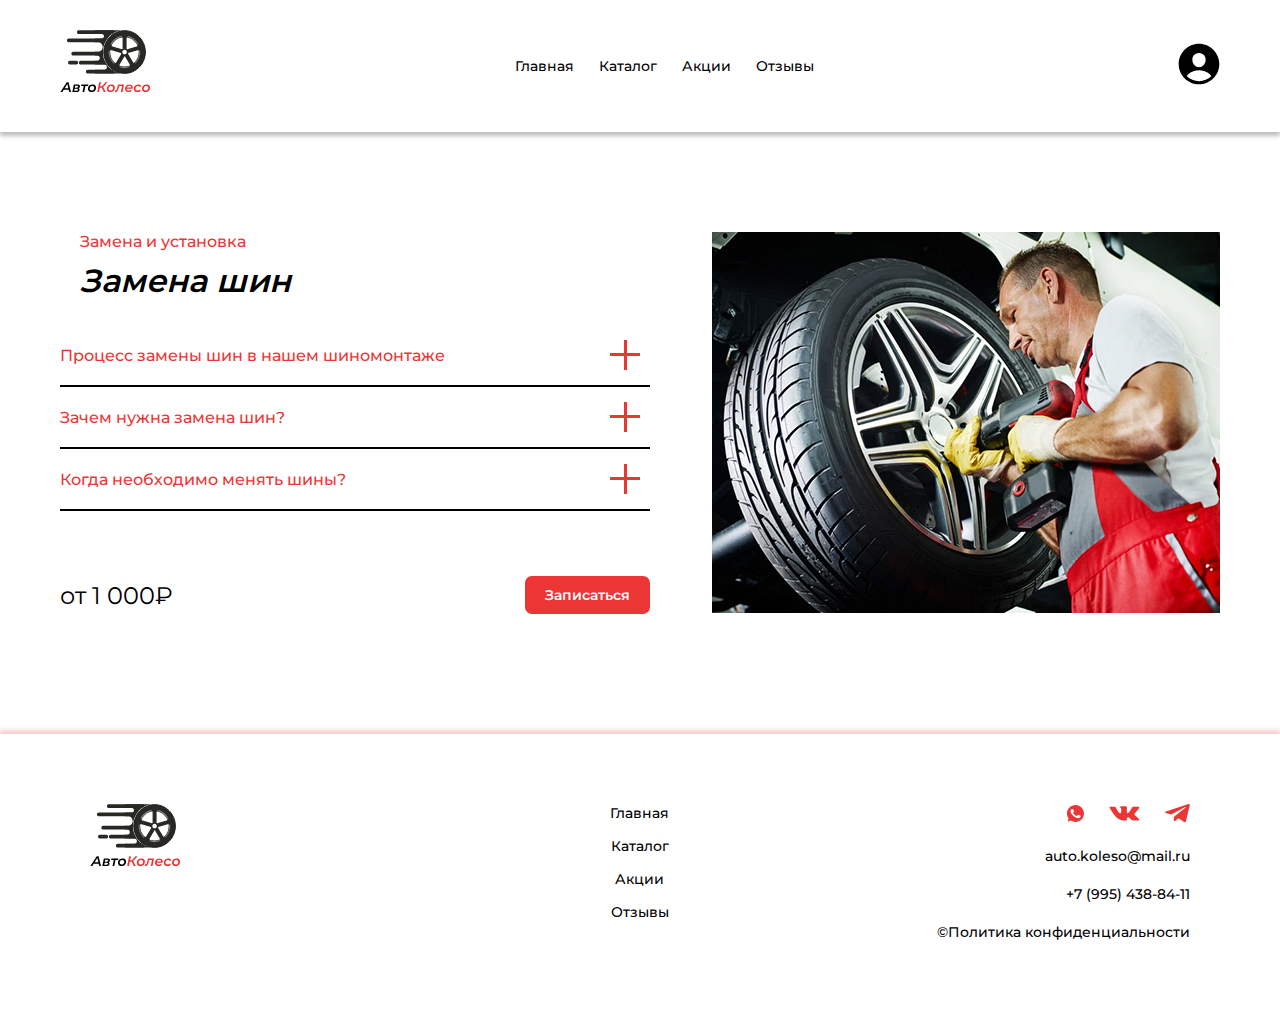
<file: productpage.html>
<!DOCTYPE html>
<html lang="ru">

<head>
    <meta charset="UTF-8">
    <meta name="viewport" content="width=device-width, initial-scale=1.0">
    <title>АвтоКолесо</title>
    <link rel="stylesheet" href="assets/css/style.css">
    <link rel="shortcut icon" href="assets/img/header/favicon.svg" type="image/x-icon">
</head>

<body>
    <!-- header start -->
    <header>
        <div class="header-content container">
            <a href="index.html"><img src="assets/img/header/logo.svg" alt=""></a>
            <nav>
                <a href="index.html">Главная</a>
                <a href="catalog.html">Каталог</a>
                <a href="index.html#promotion">Акции</a>
                <a href="index.html#reviews">Отзывы</a>
            </nav>
            <a href="autorization.html" class="btn-autoreg">
                <svg width="42" height="42" viewBox="0 0 42 42" fill="none" xmlns="http://www.w3.org/2000/svg">
                    <path
                        d="M21 0.6875C9.7998 0.6875 0.6875 9.7998 0.6875 21C0.6875 32.2002 9.7998 41.3125 21 41.3125C32.2002 41.3125 41.3125 32.2002 41.3125 21C41.3125 9.7998 32.2002 0.6875 21 0.6875ZM16.0957 12.0957C17.333 10.7842 19.0742 10.0625 21 10.0625C22.9258 10.0625 24.6514 10.7891 25.8936 12.1074C27.1523 13.4434 27.7646 15.2383 27.6201 17.168C27.3311 21 24.3623 24.125 21 24.125C17.6377 24.125 14.6631 21 14.3799 17.167C14.2363 15.2217 14.8477 13.4209 16.0957 12.0957ZM21 38.1875C18.7055 38.189 16.4341 37.7297 14.3205 36.8369C12.2069 35.9442 10.294 34.6361 8.69531 32.9902C9.61088 31.6845 10.7775 30.5744 12.127 29.7246C14.6162 28.1289 17.7666 27.25 21 27.25C24.2334 27.25 27.3838 28.1289 29.8701 29.7246C31.2206 30.574 32.3883 31.6842 33.3047 32.9902C31.7062 34.6363 29.7934 35.9445 27.6797 36.8373C25.566 37.7301 23.2945 38.1892 21 38.1875Z" />
                </svg></a>

        </div>
    </header>

    <!-- productpage start -->
    <div class="productpage">
        <div class="productpage-content container">
            <div id="openModal" class="modal">
                <div class="modal-dialog">
                    <div class="modal-content">
                        <div class="modal-header">
                            <h3 class="modal-title">Название</h3>
                            <a href="#close" title="Close" class="close">×</a>
                        </div>
                        <div class="modal-body">
                            <h5>Записаться</h5>
                            <div class="form-for-buy">
                                <label for="avto">Введите марку автомобиля:</label><br>
                                <input type="text" name="avto" id="" placeholder="Марка автомобиля"><br>
                                <label for="time">Выберите время:</label><br>
                                <select name="time" id="">
                                    <option>ПН 09:00</option>
                                    <option>ВТ 10:00</option>
                                    <option>СР 11:00</option>
                                    <option>ЧТ 12:00</option>
                                    <option>ПТ 13:00</option>
                                </select><br>
                                <div class="form-for-buy-btn">
                                    <a href="#" class="btn-r">Записаться</a>
                                </div>
                            </div>
                        </div>
                    </div>
                </div>
            </div>



            <div class="productpage-description">
                <div class="productpage-title container">
                    <p class="product-type">Замена и установка</p>
                    <p class="product-name">Замена шин</p>
                </div>
                <div class="question_content">
                    <details>
                        <summary>Процесс замены шин в нашем шиномонтаже</summary>
                        <p>1. Консультация и выбор шин: Наши специалисты помогут вам выбрать подходящие шины в
                            зависимости от вашего автомобиля, стиля вождения и условий эксплуатации.
                            <br><br>
                            2. Снятие колес: Мы аккуратно демонтируем колеса вашего автомобиля, чтобы подготовить их к
                            замене.
                            <br><br>
                            3. Осмотр состояния шин: Каждая шина проверяется на наличие повреждений и признаков износа.
                            Мы также осматриваем диски на предмет трещин или деформаций.
                            <br><br>
                            4. Установка новых шин: Новые шины устанавливаются на диски с учетом правильной ориентации и
                            давления.
                            <br><br>
                            5. Балансировка колес: После установки мы проводим балансировку колес для устранения
                            возможных вибраций и обеспечения комфортной езды.
                            <br><br>
                            6. Установка колес обратно: Колеса устанавливаются обратно на автомобиль, и мы проверяем
                            правильность крепления.
                            <br><br>
                            7. Финальная проверка: В конце процедуры мы проводим контрольное тестирование, чтобы
                            убедиться, что все выполнено качественно.
                        </p>
                    </details>
                    <hr>
                    <details>
                        <summary>Зачем нужна замена шин?</summary>
                        <p>1. Сезонные изменения: Летние и зимние шины имеют разные характеристики, которые оптимальны
                            для определенных погодных условий. Замена шин помогает обеспечить лучшее сцепление и
                            управляемость. <br><br>

                            2. Износ: Шины со временем теряют свои свойства из-за износа. Регулярная проверка и замена
                            изношенных шин повышает безопасность на дороге. <br><br>

                            3. Повреждения: Если ваши шины получили повреждения (порезы, пробоины), их необходимо
                            заменить для предотвращения аварийных ситуаций.
                        </p>
                    </details>
                    <hr>
                    <details>
                        <summary>Когда необходимо менять шины?</summary>
                        <p>•При смене сезона (лето/зима)<br><br>

                            • Когда глубина протектора меньше 1.6 мм<br><br>

                            • При наличии видимых повреждений (порезы, bulges)<br><br>

                            • Если вы заметили ухудшение управляемости или увеличение тормозного пути
                        </p>
                    </details>
                    <hr>
                </div>
                <div class="productpage-sale">
                    <p>от 1 000₽</p>
                    <a href="#openModal" class="btn-r">Записаться</a>
                </div>
            </div>
            <img src="assets/img/productpage/image2.png" alt="">
        </div>
    </div>

    <!-- footer start -->
    <footer class="mt-120">
        <div class="footer-content container">
            <a href="index.html"><img src="assets/img/header/logo.svg" alt=""></a>
            <nav>
                <a href="index.html">Главная</a>
                <a href="catalog.html">Каталог</a>
                <a href="index.html#promotion">Акции</a>
                <a href="index.html#reviews">Отзывы</a>
            </nav>
            <div class="footer-contacts">
                <div class="footer-icon">
                    <a href="https://www.whatsapp.com/?lang=ru_RU"><img src="assets/img/footer/whatsapp.svg" alt=""></a>
                    <a href="https://vk.com/"><img src="assets/img/footer/vk.svg" alt=""></a>
                    <a href="https://web.telegram.org/k/"><img src="assets/img/footer/tg.svg" alt=""></a>
                </div>
                <a href="mailto:auto.koleso@mail.ru">auto.koleso@mail.ru</a>
                <a href="tel:+7 (995) 438-84-11">+7 (995) 438-84-11</a>
                <p>©Политика конфиденциальности</p>
            </div>
        </div>
    </footer>
</body>

</html>
</file>
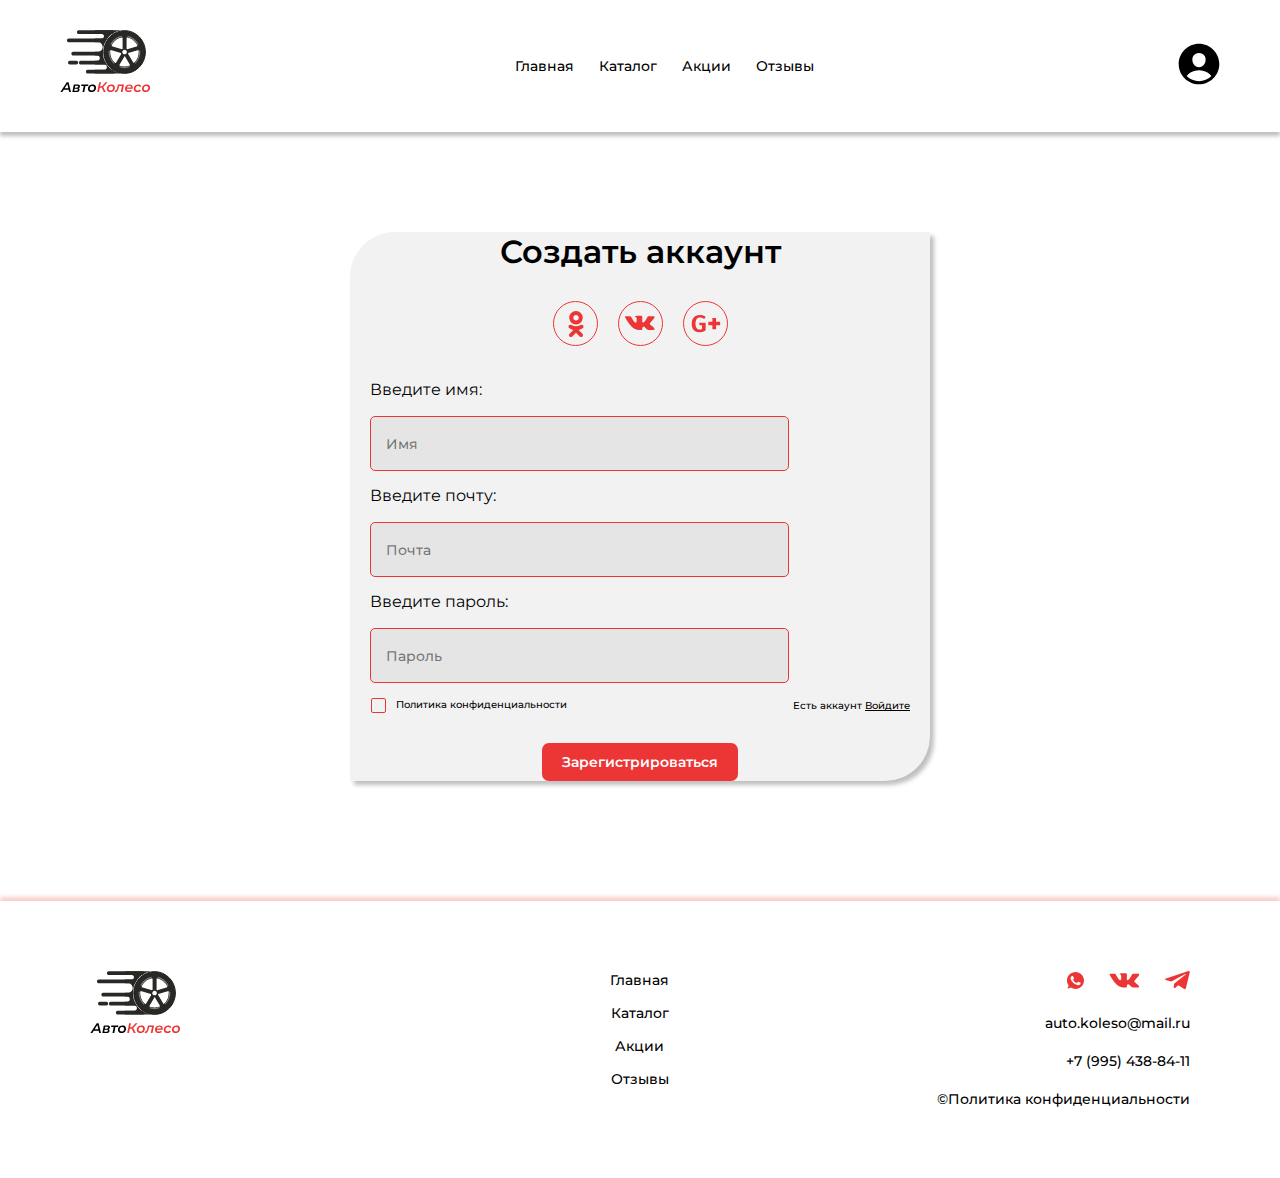
<file: registration.html>
<!DOCTYPE html>
<html lang="ru">

<head>
    <meta charset="UTF-8">
    <meta name="viewport" content="width=device-width, initial-scale=1.0">
    <title>АвтоКолесо</title>
    <link rel="stylesheet" href="assets/css/style.css">
    <link rel="shortcut icon" href="assets/img/header/favicon.svg" type="image/x-icon">
</head>

<body>
    <!-- header start -->
    <header>
        <div class="header-content container">
            <a href="index.html"><img src="assets/img/header/logo.svg" alt=""></a>
            <nav>
                <a href="index.html">Главная</a>
                <a href="catalog.html">Каталог</a>
                <a href="index.html#promotion">Акции</a>
                <a href="index.#reviews">Отзывы</a>
            </nav>
            <a href="autorization.html" class="btn-autoreg">
                <svg width="42" height="42" viewBox="0 0 42 42" fill="none" xmlns="http://www.w3.org/2000/svg">
                    <path
                        d="M21 0.6875C9.7998 0.6875 0.6875 9.7998 0.6875 21C0.6875 32.2002 9.7998 41.3125 21 41.3125C32.2002 41.3125 41.3125 32.2002 41.3125 21C41.3125 9.7998 32.2002 0.6875 21 0.6875ZM16.0957 12.0957C17.333 10.7842 19.0742 10.0625 21 10.0625C22.9258 10.0625 24.6514 10.7891 25.8936 12.1074C27.1523 13.4434 27.7646 15.2383 27.6201 17.168C27.3311 21 24.3623 24.125 21 24.125C17.6377 24.125 14.6631 21 14.3799 17.167C14.2363 15.2217 14.8477 13.4209 16.0957 12.0957ZM21 38.1875C18.7055 38.189 16.4341 37.7297 14.3205 36.8369C12.2069 35.9442 10.294 34.6361 8.69531 32.9902C9.61088 31.6845 10.7775 30.5744 12.127 29.7246C14.6162 28.1289 17.7666 27.25 21 27.25C24.2334 27.25 27.3838 28.1289 29.8701 29.7246C31.2206 30.574 32.3883 31.6842 33.3047 32.9902C31.7062 34.6363 29.7934 35.9445 27.6797 36.8373C25.566 37.7301 23.2945 38.1892 21 38.1875Z" />
                </svg></a>
        </div>
    </header>

    <!-- registration start -->
    <div class="registartion">
        <div class="registration-content container">
            <h3>Создать аккаунт</h3>
            <div class="registr-img">
                <a href="https://ok.ru/"><img src="assets/img/registration/ok.svg" alt=""></a>
                <a href="https://vk.com/"><img src="assets/img/registration/vk.svg" alt=""></a>
                <a href="https://www.google.ru/?hl=ru"><img src="assets/img/registration/g.svg" alt=""></a>
            </div>
            <div class="registr-form">
                <label for="name">Введите имя:</label><br>
                <input type="text" name="name" placeholder="Имя"><br>
                <label for="email">Введите почту:</label><br>
                <input type="text" name="email" placeholder="Почта"><br>
                <label for="password">Введите пароль:</label><br>
                <input type="password" name="password" placeholder="Пароль">
                <div class="questions-and-police">
                    <div class="checkboxs">
                        <div class="check">
                            <input type="checkbox" id="custom-checkbox" />
                            <label for="custom-checkbox"></label>
                        </div>
                        <p>Политика конфиденциальности</p>
                    </div>
                    <p>Есть аккаунт <a href="autorization.html" class="reg">Войдите</a></p>
                </div>
            </div>
            <div class="autoreg-btn">
                <a href="#" class="btn-r">Зарегистрироваться</a>
            </div>
        </div>
    </div>

    <!-- footer start -->
    <footer class="mt-120">
        <div class="footer-content container">
            <a href="index.html"><img src="assets/img/header/logo.svg" alt=""></a>
            <nav>
                <a href="index.html">Главная</a>
                <a href="catalog.html">Каталог</a>
                <a href="index.html#promotion">Акции</a>
                <a href="index.#reviews">Отзывы</a>
            </nav>
            <div class="footer-contacts">
                <div class="footer-icon">
                    <a href="https://www.whatsapp.com/?lang=ru_RU"><img src="assets/img/footer/whatsapp.svg" alt=""></a>
                    <a href="https://vk.com/"><img src="assets/img/footer/vk.svg" alt=""></a>
                    <a href="https://web.telegram.org/k/"><img src="assets/img/footer/tg.svg" alt=""></a>
                </div>
                <a href="mailto:auto.koleso@mail.ru">auto.koleso@mail.ru</a>
                <a href="tel:+7 (995) 438-84-11">+7 (995) 438-84-11</a>
                <p>©Политика конфиденциальности</p>
            </div>
        </div>
    </footer>
</body>

</html>
</file>
<file: assets/css/style.css>
* {
    margin: 0;
    padding: 0;
    box-sizing: border-box;
    text-decoration: none;
    font-family: 'Montserrat', sans-serif;
    scroll-behavior: smooth;
    transition: 0.5s;
}

.mt-120 {
    margin-top: 120px;
}

.container {
    max-width: 1200px;
    margin: 0 auto;
}

h1 {
    color: #fff;
    font-size: 32px;
    font-weight: 600;
    text-align: center;
    text-transform: uppercase;
}

h2 {
    font-size: 40px;
    font-weight: 600;
    font-style: italic;
    text-align: center;
    text-decoration: underline;
    color: #EC3636;
}

h3 {
    color: #fff;
    font-weight: 600;
    font-size: 32px;
    text-align: center;
}

h4 {
    font-size: 22px;
    font-weight: 600;
    font-style: italic;
}

h5 {
    font-size: 24px;
    color: #EC3636;
    font-weight: 600;
    text-align: center;
}

h6 {
    font-weight: 600;
    font-size: 14px;
    font-style: italic;
}

@font-face {
    font-family: 'Montserrat';
    src: url('../fonts/Montserrat-VariableFont_wght.ttf');
}

/* header start */

header {
    padding: 30px 0;
    box-shadow: 0 4px 4px rgba(0, 0, 0, 0.25);
}

.btn-autoreg svg {
    fill: #000;
}

.btn-autoreg svg:hover {
    fill: #EC3636;
    transition: none;
}

.header-content {
    display: flex;
    justify-content: space-between;
    align-items: center;
}

nav {
    display: flex;
    gap: 25px;
}

nav a {
    color: #000;
    font-size: 14px;
    font-weight: 500;
}

nav a:hover {
    color: #EC3636;
}

#burger,
[for=burger] {
    display: none;
}

@media screen and (max-width:581px) {
    [for=burger] {
        /* position: fixed; */
        display: block;
        /* top: 20px;
        right: 20px; */
        width: 30px;
        height: 30px;
        cursor: pointer;
        margin-top: 20px;
        z-index: 1000;
    }

    .icon {
        display: block;
        width: 100%;
        height: 3px;
        background: #333;
        position: relative;
    }

    .icon::before,
    .icon::after {
        content: '';
        position: absolute;
        width: 100%;
        height: 3px;
        background: #333;
    }

    .icon::before {
        top: -8px;
    }

    .icon::after {
        top: 8px;
    }

    nav {
        position: fixed;
        top: 0;
        width: 250px;
        left: -100%;
        height: 100%;
        background: #f4f4f4;
        z-index: 999;
        padding-top: 20px;
        display: flex;
        flex-direction: column;
        justify-content: start;
        gap: 15px;
        padding-top: 80px;
    }

    nav a {
        display: block;
        padding: 15px 30px;
        border-bottom: 1px solid #ddd;
    }

    #burger:checked~nav {
        left: 0;
    }

    #burger:checked~[for=burger] .icon::before {
        transform: rotate(45deg);
        top: 0;
    }

    #burger:checked~[for=burger] .icon::after {
        transform: rotate(-45deg);
        top: 0;
    }

    #burger:checked~[for=burger] .icon {
        background: transparent;
    }
}

/* banner start */

.banner {
    border-radius: 40px;
    background: linear-gradient(90.27deg, #EC3636 14.62%, rgba(134, 30, 30, 0) 65.74%), url(../img/banner/image.png) no-repeat center center;
    background-size: cover;
    /* height: 518px; */
    padding: 70px;
}

main {
    margin-top: 120px;
}

.banner-left {
    width: 432px;
    display: flex;
    flex-direction: column;
    gap: 55px;
}

.banner-text hr {
    border: 3px solid #fff;
}

.banner-text {
    display: flex;
    flex-direction: column;
    gap: 24px;
}

.banner-left img {
    height: 55px;
    text-align: left;
    width: 276px;
}

.btn-w {
    padding: 10px 20px;
    background-color: #fff;
    color: #000;
    border-radius: 7px;
    font-size: 14px;
    font-weight: 500;
    border: 1px solid #fff;
}

.btn-w:hover {
    background: none;
    color: #fff;
}

.banner-contact {
    display: flex;
    gap: 23px;
    align-items: center;
}

.banner-contact hr {
    border: 1px solid #fff;
    height: 36px;
}

.contact-r p {
    font-weight: 500;
    font-style: italic;
    font-size: 14px;
    color: #fff;
}

.contact-r a {
    font-size: 14px;
    font-weight: 500;
    color: #fff;
}

/* advantage start */

.advantage-content hr {
    box-shadow: 0 0 10px #FF0000;
    border: 1px solid #EC3636;
}

.advantage-catalog {
    /* display: flex;
    justify-content: space-between;
    align-items: center; */
    display: grid;
    grid-template-columns: repeat(auto-fill, minmax(50px, 392px));
    justify-content: center;
    gap: 50px 0;
    margin: 70px 0;
}

.advantage-item {
    text-align: center;
    font-size: 20px;
}

.advantage-item p {
    margin-top: 7px;
}

/* catalog start */
.catalog h2 {
    margin-bottom: 70px;
}

.form-for-buy {
    margin: 50px 30px 40px 30px;
}

.form-for-buy-btn {
    text-align: center;
    margin-top: 10px;
}

.modal-body input {
    width: 419px;
    height: 55px;
    border: 1px solid #EC3636;
    border-radius: 5px;
    outline: none;
    background: rgba(0, 0, 0, 0.05);
    color: #000000;
    padding-left: 15px;
    font-size: 14px;
    font-weight: 500;
    margin-bottom: 15px;
    margin-top: 17px;
}

.modal-body select {
    width: 419px;
    height: 55px;
    border: 1px solid #EC3636;
    border-radius: 5px;
    outline: none;
    background: rgba(0, 0, 0, 0.05);
    color: #000000;
    padding-left: 15px;
    font-size: 14px;
    font-weight: 500;
    margin-bottom: 15px;
    margin-top: 17px;
}

.item {
    width: 560px;
    height: 322px;
    display: flex;
    border-radius: 30px;
    background: url(../img/catalog/item1.png) no-repeat right;
    background-color: #D9D9D9;
}

.item2 {
    width: 560px;
    height: 322px;
    display: flex;
    border-radius: 30px;
    background: url(../img/catalog/item2.png) no-repeat right;
    background-color: #D9D9D9;
}

.item3 {
    width: 560px;
    height: 322px;
    display: flex;
    border-radius: 30px;
    background: url(../img/catalog/item3.png) no-repeat right;
    background-color: #D9D9D9;
}

.item4 {
    width: 560px;
    height: 322px;
    display: flex;
    border-radius: 30px;
    background: url(../img/catalog/item4.png) no-repeat right;
    background-color: #D9D9D9;
}

.item5 {
    width: 560px;
    height: 322px;
    display: flex;
    border-radius: 30px;
    background: url(../img/catalog/item5.png) no-repeat right;
    background-color: #D9D9D9;
}

.item6 {
    width: 560px;
    height: 322px;
    display: flex;
    border-radius: 30px;
    background: url(../img/catalog/item6.png) no-repeat right;
    background-color: #D9D9D9;
}

.item7 {
    width: 560px;
    height: 322px;
    display: flex;
    border-radius: 30px;
    background: url(../img/catalog/item7.png) no-repeat right;
    background-color: #D9D9D9;
}

.item8 {
    width: 560px;
    height: 322px;
    display: flex;
    border-radius: 30px;
    background: url(../img/catalog/item8.png) no-repeat right;
    background-color: #D9D9D9;
}

.item9 {
    width: 560px;
    height: 322px;
    display: flex;
    border-radius: 30px;
    background: url(../img/catalog/item9.png) no-repeat right;
    background-color: #D9D9D9;
}

.item10 {
    width: 560px;
    height: 322px;
    display: flex;
    border-radius: 30px;
    background: url(../img/catalog/item10.png) no-repeat right;
    background-color: #D9D9D9;
}

.item-l {
    width: 284px;
    margin: 36px 0 0 36px;
}

.title-item p {
    color: #EC3636;
    font-size: 14px;
    font-weight: 500;
    margin: 12px 0 30px 0;
}

.item-description {
    font-size: 12px;
    width: 230px;
    height: 60px;
}

.item6 .item-description {
    height: 30px;
}

.item7 .item-description {
    height: 30px;
}

.item8 .item-description {
    height: 30px;
}

.item9 .item-description {
    height: 30px;
}

.btn-r {
    padding: 10px 20px;
    background-color: #EC3636;
    color: #ffffff;
    border-radius: 7px;
    font-size: 14px;
    font-weight: 600;
    display: inline-block;
}

.btn-r:hover {
    background-color: #d13232;
}

.item-l .btn-r {
    margin-top: 30px;
}

.sale {
    display: flex;
    align-items: center;
    gap: 20px;
    margin-top: 32px;
}

.sale p {
    font-size: 15px;
}

.sale hr {
    height: 17px;
    border: 1px solid #000;
}

.sale a {
    font-size: 12px;
    text-decoration: underline;
    color: #000;
}

.catalog-content {
    display: grid;
    justify-content: center;
    grid-template-columns: repeat(auto-fill, minmax(520px, 560px));
    gap: 50px;
}

.cat-btn {
    text-align: center;
    margin-top: 50px;
}

.search input {
    border: 1px solid #EC3636;
    border-radius: 5px 0 0 5px;
    height: 36px;
    width: 226px;
    background-color: rgba(0, 0, 0, 0.1);
    padding-left: 15px;
    outline: none;
}

.catalog-search-and-category {
    margin-top: -20px;
    margin-bottom: 50px;
    display: flex;
    align-items: center;
    justify-content: space-between;
}

.catalog {
    margin-top: 70px;
}

.search a {
    border-radius: 0 5px 5px 0;
    margin-left: -4px;
}

.category {
    display: flex;
    align-items: center;
    justify-content: end;
    gap: 22px;
}

.red {
    color: #EC3636;
    font-weight: 500;
}

.category p {
    text-transform: uppercase;
    font-size: 14px;
    cursor: pointer;
}

/* promotion start */

.promotion-content {
    background: url(../img/promtion/image.png) no-repeat;
    /* background-color: #000; */
    /* height: 434px; */
    border-radius: 40px;
    margin-top: 70px;
    padding: 57px 80px;
}

.promotion-title h2 {
    position: relative;
    top: 0;
    color: #fff;
    font-style: normal;
    text-decoration: none;
}

.promotion-title p {
    position: relative;
    top: 0;
    color: #fff;
    text-align: center;
    font-size: 20px;
    margin-top: -7px;
}

.promotion-title {
    position: relative;
}

.blur {
    position: absolute;
    top: 0;
    left: 0;
    background: #EC3636;
    filter: blur(48px);
    width: 521px;
    height: 50px;
    z-index: 0;
}

.promotion-l {
    width: 521px;
    display: flex;
    flex-direction: column;
    gap: 35px;
}

.promotion-description {
    display: flex;
    align-items: center;
    gap: 12px;
    color: #fff;
}

.promotion-description h2 {
    font-size: 138px;
    text-decoration: none;
    font-style: normal;
    color: #fff;
}

.promotion-buy {
    display: flex;
    align-items: center;
    gap: 23px;
}

.promotion-buy hr {
    height: 36px;
}

/* reviews start */
.reviews-content {
    /* display: flex;
    justify-content: space-between;
    flex-wrap: wrap;
    align-items: center; */
    display: grid;
    grid-template-columns: repeat(auto-fill, minmax(300px, 380px));
    gap: 30px;
    justify-content: center;
    margin-top: 70px;
}

.review-item {
    border: 1px solid #EC3636;
    border-radius: 20px;
    /* width: 380px;*/
    height: 248px;
    padding: 35px;
}

.review-none {
    border: 1px solid #EC3636;
    border-radius: 20px;
    /* width: 380px;*/
    height: 248px;
    padding: 35px;
}

.review-item p {
    width: 305px;
    font-weight: 500;
    font-size: 14px;
}

.review-title {
    display: flex;
    align-items: center;
    gap: 20px;
    margin-bottom: 30px;
}

.avatar {
    width: 47px;
}

.stars {
    display: flex;
    align-items: center;
    gap: 2px;
    margin-top: 2px;
}

.rectangles {
    display: flex;
    justify-content: center;
    align-items: center;
    gap: 8px;
    margin-top: 30px;
}

.rectangle1 {
    width: 44px;
    height: 12px;
    border-radius: 50px;
    background-color: #EC3636;
}

.rectangle {
    width: 44px;
    height: 12px;
    border-radius: 50px;
    background-color: #D9D9D9;
}

/* footer start */
footer {
    box-shadow: 0 -4px 4px rgba(236, 54, 54, 0.25);
    padding: 70px;
}

.footer-icon img:hover {
    transform: scale(1.1);
}

.footer-content {
    /* display: flex;
    justify-content: space-between;
    align-items: start; */
    display: grid;
    grid-template-columns: repeat(3, 1fr);
    justify-content: center;
}

.footer-content nav {
    flex-direction: column;
    gap: 15px;
    text-align: center;
    /* margin-left: 170px; */
}

.footer-content a {
    font-size: 14px;
    font-weight: 500;
    color: #000;
}

.footer-content p {
    font-size: 14px;
    font-weight: 500;
    color: #000;
}

.footer-icon {
    display: flex;
    align-items: center;
    gap: 25px;
    justify-content: end;
}

.footer-contacts {
    text-align: right;
    display: flex;
    flex-direction: column;
    gap: 20px;
}

/* registration start */
.registration-content {
    display: flex;
    flex-direction: column;
    gap: 30px;
    padding: 104px 80px;
    width: 580px;
    background-color: #f2f2f2;
    border-radius: 45px 0 45px 0;
    box-shadow: 4px 4px 4px rgba(0, 0, 0, 0.25);
}

.registr-img {
    text-align: center;
    display: flex;
    justify-content: center;
    align-items: center;
    gap: 20px;
}

.registr-img img:hover {
    transform: scale(1.1);
}

.registartion {
    margin-top: 100px;
}

.registr-form input {
    width: 419px;
    height: 55px;
    border: 1px solid #EC3636;
    border-radius: 5px;
    outline: none;
    background: rgba(0, 0, 0, 0.05);
    color: #000000;
    padding-left: 15px;
    font-size: 14px;
    font-weight: 500;
    margin-bottom: 15px;
    margin-top: 17px;
}

.registration-content h3 {
    color: #000000;
}

.registr-form input::placeholder {
    color: rgba(0, 0, 0, 0.5);
}

.registr-form label {
    color: #000000;
    text-align: left;
}

.questions-and-police p {
    color: #000000;
    font-weight: 500;
    font-size: 10px;
}

.questions-and-police {
    display: flex;
    justify-content: space-between;
    align-items: center;
}

.reg {
    text-decoration: underline;
}

.questions-and-police a {
    color: #000000;
    font-weight: 500;
    font-size: 10px;
}

.autoreg-btn {
    text-align: center;
}

.checkboxs {
    display: flex;
    align-items: start;
}

.checkboxs .check {
    margin-right: 5px;
    display: flex;
    align-items: center;
}

.checkboxs input[type="checkbox"] {
    position: relative;
    width: 1px;
    height: 1px;
    margin: 0;
    opacity: 0;
}

.checkboxs label {
    display: inline-block;
    width: 15px;
    height: 15px;
    border: 1px solid #EC3636;
    border-radius: 2px;
    background: transparent;
    cursor: pointer;
    position: relative;
}

.checkboxs label::after {
    content: "";
    position: absolute;
    display: none;
}

.checkboxs input[type="checkbox"]:checked+label {
    background: #EC3636;
}

.checkboxs input[type="checkbox"]:checked+label::after {
    content: "✔";
    position: absolute;
    left: 3px;
    color: #fff;
    font-size: 10px;
    display: block;
}

.checkboxs p {
    font-size: 10px;
    color: #000000;
    padding-left: 5px;
}

/* autorization start */
.autorization-content {
    display: flex;
    flex-direction: column;
    gap: 30px;
    padding: 104px 80px;
    width: 580px;
    background-color: #EC3636;
    border-radius: 45px 0 45px 0;
}

.autor-img {
    text-align: center;
    display: flex;
    align-items: center;
    gap: 20px;
    justify-content: center;
}

.autor-img img:hover {
    transform: scale(1.1);
}

.autorization {
    margin-top: 100px;
}

.autor-form input {
    width: 419px;
    height: 55px;
    border: 1px solid #ffffff;
    border-radius: 5px;
    outline: none;
    background: none;
    color: #fff;
    padding-left: 15px;
    font-size: 14px;
    font-weight: 500;
    margin-bottom: 15px;
    margin-top: 17px;
}

.autor-form input::placeholder {
    color: rgba(255, 255, 255, 0.5);
}

.autor-form label {
    color: #fff;
    text-align: left;
}

.btn-wb {
    border: 1px solid #ffffff;
    border-radius: 7px;
    padding: 10px 20px;
    color: #ffffff;
    font-style: 14px;
    font-weight: 600;
}

.btn-wb:hover {
    background-color: #fff;
    color: #000;
}

.questions p {
    color: #fff;
    font-weight: 500;
    font-size: 12px;
}

.questions {
    display: flex;
    justify-content: space-between;
    align-items: center;
}

.reg {
    text-decoration: underline;
}

.questions a {
    color: #fff;
    font-weight: 500;
    font-size: 12px;
}

.autoreg-btn {
    text-align: center;
}

/* productpage start */
.productpage {
    margin-top: 100px;
}

/* question */
.question_content summary {
    cursor: pointer;
    color: #EC3636;
    font-size: 16px;
    font-weight: 500;
    padding: 15px 0;
    user-select: none;
    display: flex;
    justify-content: space-between;
    align-items: center;
    width: 590px;
}

.productpage-content hr {
    border: 1px solid #000;
}


.question_content summary::marker {
    display: none;
    list-style-type: none;
}

.question_content summary::after {
    content: "";
    background: url(../img/productpage/questions.svg) no-repeat;
    width: 30px;
    height: 30px;
    margin-right: 10px;
    transition: transform .4s;
}

details[open]>summary::after {
    transform: rotateZ(45deg);
}

.question_content details p {
    line-height: 150%;
    width: 590px;
    margin-bottom: 30px;
}

.productpage-content {
    display: flex;
    justify-content: space-between;
    align-items: start;
    text-align: left;
}

.product-name {
    color: #000;
    font-style: italic;
    font-size: 32px;
    font-weight: 600;
    margin-top: 10px;
}

.product-type {
    color: #EC3636;
    font-weight: 500;
    font-size: 16px;
}

.productpage-title {
    margin-bottom: 25px;
}

.productpage-sale {
    display: flex;
    justify-content: space-between;
    align-items: center;
    margin-top: 65px;
}

.productpage-sale p {
    font-size: 24px;
}


/* modal window */
/* свойства модального окна по умолчанию */
.modal {
    position: fixed;
    /* фиксированное положение */
    top: 0;
    right: 0;
    bottom: 0;
    left: 0;
    background: rgba(0, 0, 0, 0.5);
    /* цвет фона */
    z-index: 1050;
    opacity: 0;
    /* по умолчанию модальное окно прозрачно */
    -webkit-transition: opacity 200ms ease-in;
    -moz-transition: opacity 200ms ease-in;
    transition: opacity 200ms ease-in;
    /* анимация перехода */
    pointer-events: none;
    /* элемент невидим для событий мыши */
    margin: 0;
    padding: 0;
}

/* при отображении модального окно */
.modal:target {
    opacity: 1;
    /* делаем окно видимым */
    pointer-events: auto;
    /* элемент видим для событий мыши */
    overflow-y: auto;
    /* добавляем прокрутку по y, когда элемент не помещается на страницу */
}

/* ширина модального окна и его отступы от экрана */
.modal-dialog {
    position: relative;
    width: auto;
    margin: 10px;
}

@media (min-width: 576px) {
    .modal-dialog {
        max-width: 500px;
        margin: 30px auto;
        /* для отображения модального окна по центру */
    }
}

/* свойства для блока, содержащего контент модального окна */
.modal-content {
    position: relative;
    display: -webkit-box;
    display: -webkit-flex;
    display: -ms-flexbox;
    display: flex;
    -webkit-box-orient: vertical;
    -webkit-box-direction: normal;
    -webkit-flex-direction: column;
    -ms-flex-direction: column;
    flex-direction: column;
    background-color: #fff;
    -webkit-background-clip: padding-box;
    background-clip: padding-box;
    border: 1px solid #EC3636;
    border-radius: 20px;
    outline: 0;
}

@media (min-width: 768px) {
    .modal-content {
        -webkit-box-shadow: 0 5px 15px rgba(0, 0, 0, .5);
        box-shadow: 0 5px 15px rgba(0, 0, 0, .5);
    }
}

/* свойства для заголовка модального окна */
.modal-header {
    display: -webkit-box;
    display: -webkit-flex;
    display: -ms-flexbox;
    display: flex;
    -webkit-box-align: center;
    -webkit-align-items: center;
    -ms-flex-align: center;
    align-items: center;
    -webkit-box-pack: justify;
    -webkit-justify-content: space-between;
    -ms-flex-pack: justify;
    justify-content: space-between;
    padding: 15px;
    border-bottom: 1px solid #eceeef;
}

.modal-title {
    margin-top: 0;
    margin-bottom: 0;
    line-height: 1.5;
    font-size: 1.25rem;
    font-weight: 500;
}

/* свойства для кнопки "Закрыть" */
.close {
    float: right;
    font-family: sans-serif;
    font-size: 24px;
    font-weight: 700;
    line-height: 1;
    color: #000;
    text-shadow: 0 1px 0 #fff;
    opacity: .5;
    text-decoration: none;
}

/* свойства для кнопки "Закрыть" при нахождении её в фокусе или наведении */
.close:focus,
.close:hover {
    color: #000;
    text-decoration: none;
    cursor: pointer;
    opacity: .75;
}

/* свойства для блока, содержащего основное содержимое окна */
.modal-body {
    position: relative;
    -webkit-box-flex: 1;
    -webkit-flex: 1 1 auto;
    -ms-flex: 1 1 auto;
    flex: 1 1 auto;
    padding: 15px;
    overflow: auto;
}

@media (max-width: 1282px) {
    .container {
        padding: 0 20px;
    }

    .banner {
        padding: 50px;
    }

    .promotion-content {
        padding: 40px 50px;
    }

    .review-none {
        display: none;
    }

    .reviews-content {
        grid-template-columns: none;
    }
}

@media (max-width: 700px) {
    .mt-120 {
        margin-top: 70px;
    }

    h2 {
        font-size: 25px;
    }

    .promotion-content {
        padding: 40px 30px;
    }

    .footer-content a {
        font-size: 12px;
    }

    .footer-content p {
        font-size: 12px;
    }

    h1 {
        font-size: 20px;
    }

    .banner-left {
        width: 300px;
    }

    main {
        margin-top: 70px;
    }
}

@media (max-width: 585px) {
    .title-item h4 {
        font-size: 11px;
    }

    .rectangle1 {
        width: 24px;
        height: 8px;
        border-radius: 50px;
    }

    .rectangle {
        width: 24px;
        height: 8px;
        border-radius: 50px;

    }

    .mt-120 {
        margin-top: 50px;
    }

    .title-item p {
        font-size: 7px;
        margin: 6px 0 12px 0;
    }

    .item-l .btn-r {
        margin-top: 14px;
        padding: 5px 10px;
    }

    .item-description {
        height: 29px;
        width: 113px;
        font-size: 5px;
    }

    .sale p {
        font-size: 7px;
    }

    .btn-adaptate {
        font-size: 5px;
    }

    .sale a {
        font-size: 5px;
    }

    .item {
        border-radius: 15px;
        width: 277px;
        height: 160px;
        background-size: 180px;
    }

    .item-l {
        margin: 17px 0 0 17px;
    }

    .promotion-content {
        margin-top: 50px;
    }

    .reviews-content {
        margin-top: 50px;
    }

    .sale {
        margin-top: 15px;
    }

    .item2 {
        border-radius: 15px;
        width: 277px;
        height: 160px;
        background-size: 180px;
    }

    .item3 {
        border-radius: 15px;
        width: 277px;
        height: 160px;
        background-size: 180px;
    }

    .item4 {
        border-radius: 15px;
        width: 277px;
        height: 160px;
        background-size: 180px;
    }

    .catalog-content {
        grid-template-columns: none;
    }

    footer {
        padding: 50px;
    }

    .promotion-title h2 {
        font-size: 25px;
    }

    .promotion-title p {
        font-size: 15px;
    }

    .blur {
        height: 30px;
        background: rgba(236, 54, 54, 0.5);
        filter: blur(28px);
        width: 321px;
    }

    .promotion-description h2 {
        font-size: 60px;
    }

    .promotion-description p {
        font-size: 14px;
    }

    .promotion-l {
        justify-content: center;
        align-items: center;
        width: 421px;
    }

    .banner {
        padding: 25px;
    }

    .banner-left {
        width: 260px;
    }

    .contact-r a {
        font-size: 10px;
    }

    .contact-r p {
        font-size: 10px;
    }

    .review-item p {
        font-size: 10px;
        width: 220px;
    }

    .catalog-content {
        gap: 20px;
    }
}

@media (max-width: 485px) {
    .promotion-l {
        width: 321px;
    }
}

@media (max-width: 362px) {
    .promotion-l {
        width: 221px;
        align-items: center;
    }

    .promotion-content {
        background-color: #0D0D0D;
        border-radius: 0;
        display: flex;
        justify-content: center;
    }

    .promotion-title h2 {
        font-size: 20px;
    }

    .promotion-title p {
        font-size: 10px;
    }

    .promotion-buy .btn-r {
        font-size: 7px;
    }

    .contact-r a {
        font-size: 7px;
    }

    .contact-r p {
        font-size: 7px;
    }

    .promotion-description p {
        font-size: 10px;
    }

    .blur {
        width: 230px;
    }

    .banner {
        background: linear-gradient(90.27deg, #EC3636 24.62%, rgba(134, 30, 30, 0) 95.74%), url(../img/banner/image.png) no-repeat center center;
    }
}
</file>
